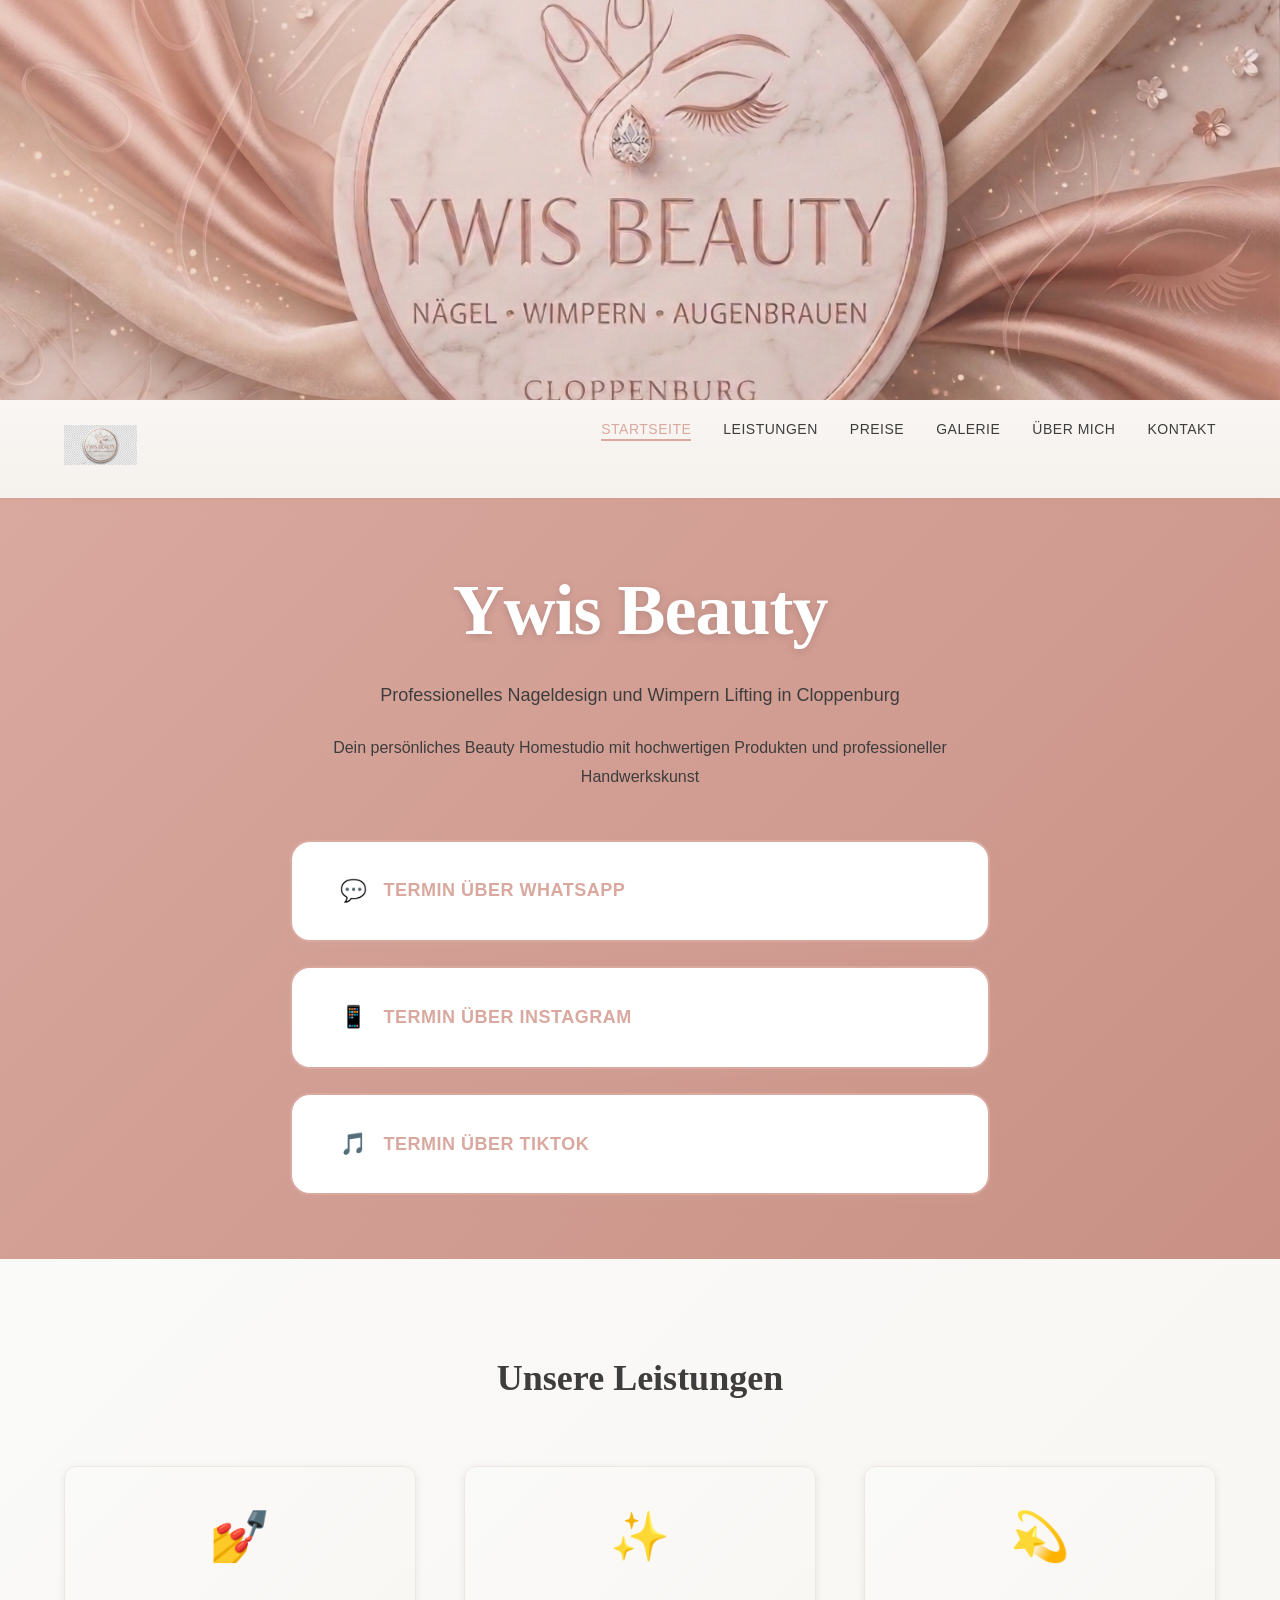
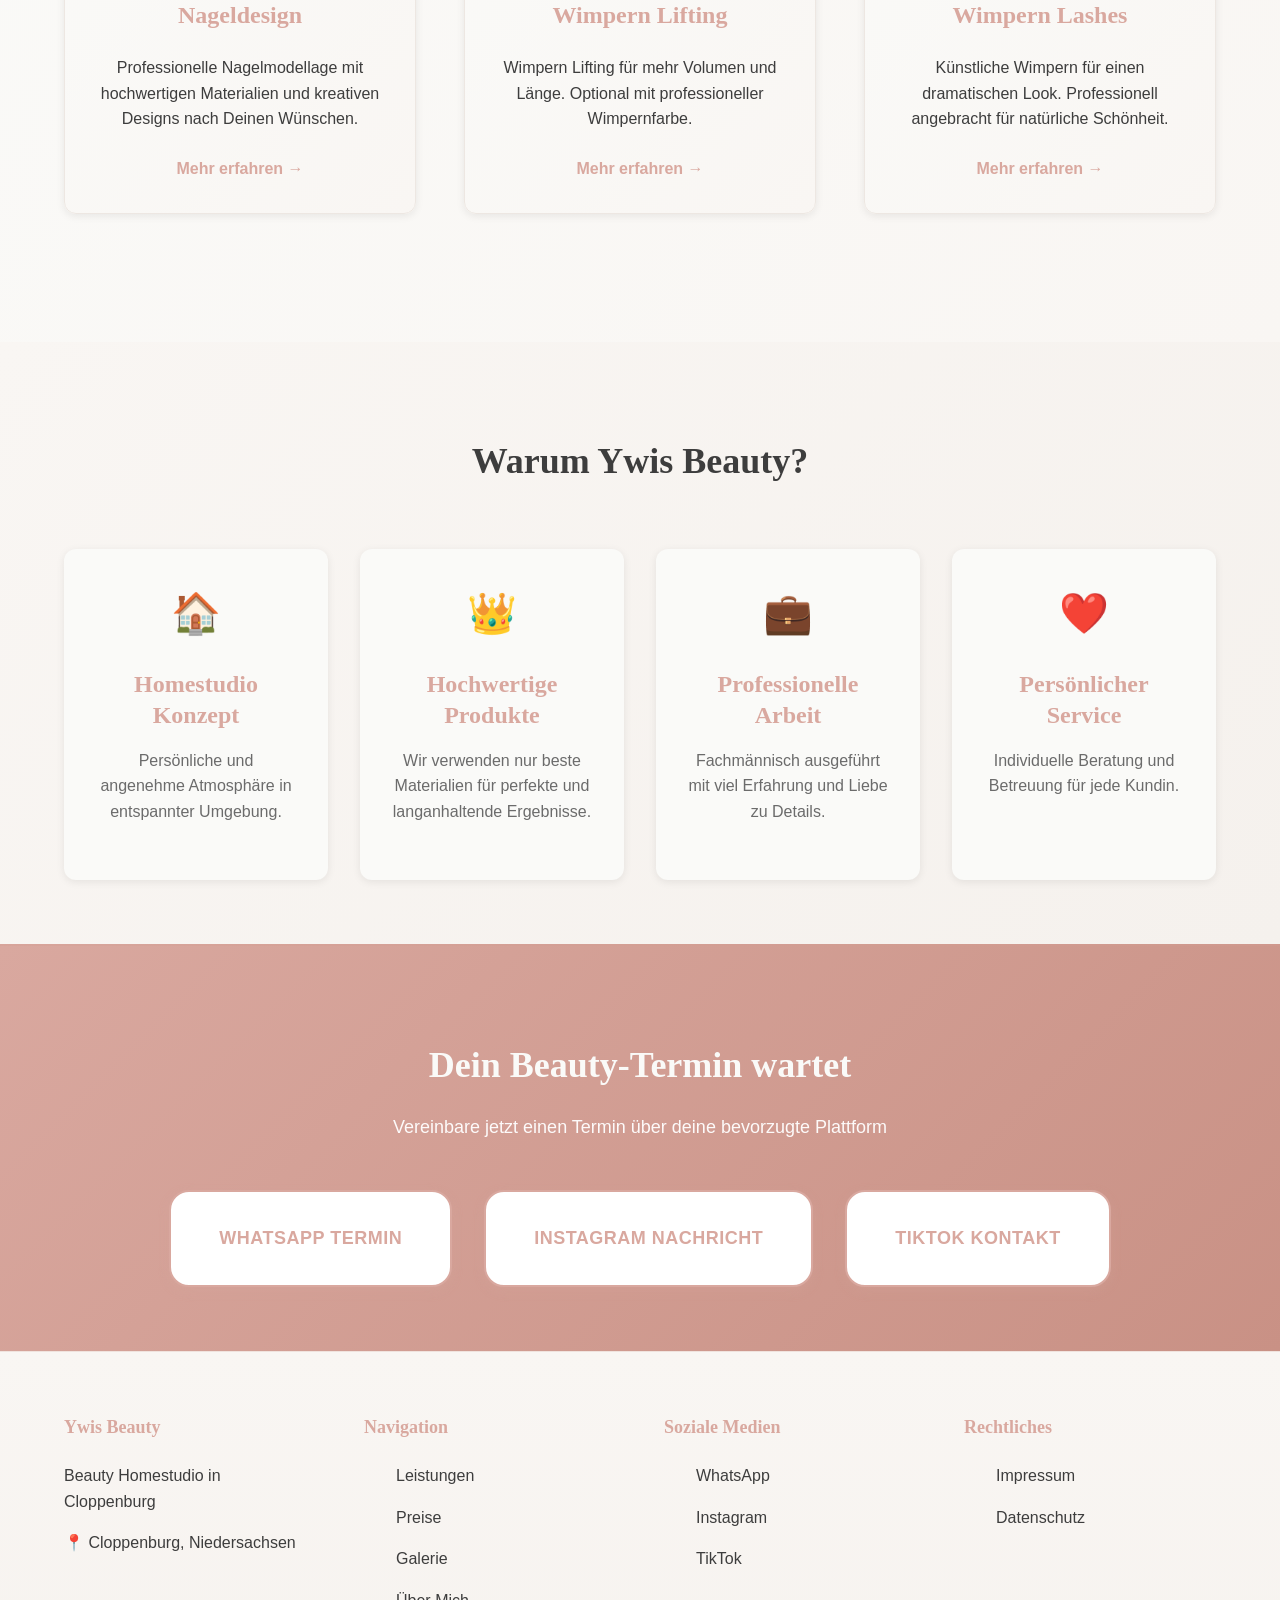
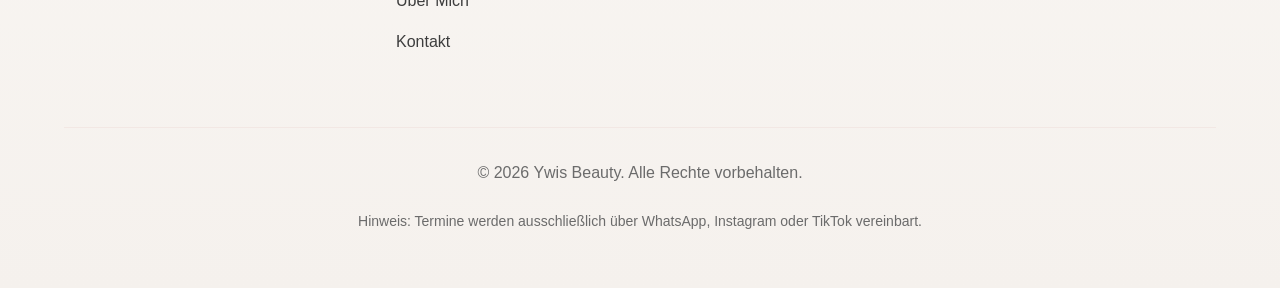
<file: index.html>
<!DOCTYPE html>
<html lang="de">
<head>
    <meta charset="UTF-8">
    <meta name="viewport" content="width=device-width, initial-scale=1.0">
    <meta name="description" content="Ywis Beauty - Professionelles Nageldesign und Wimpern Lifting in Cloppenburg. Hochwertiges Beauty Homestudio mit persönlichem Service.">
    <meta name="keywords" content="Nagelstudio Cloppenburg, Nageldesign Cloppenburg, Wimpern Lifting Cloppenburg, Beauty Studio Cloppenburg, Lash Lifting Cloppenburg">
    <meta name="author" content="Ywis Beauty">
    <meta name="robots" content="index, follow">
    <meta name="language" content="German">
    
    <!-- Open Graph Meta Tags für Social Media -->
    <meta property="og:title" content="Ywis Beauty - Nageldesign & Wimpern Lifting in Cloppenburg">
    <meta property="og:description" content="Professionelles Beauty Homestudio in Cloppenburg. Nageldesign, Wimpern Lifting und mehr. Jetzt Termin buchen!">
    <meta property="og:type" content="website">
    <meta property="og:url" content="https://www.ywisbeauty.de">
    <meta property="og:image" content="/images/og-image.jpg">
    <meta property="og:locale" content="de_DE">
    
    <!-- Twitter Card Meta Tags -->
    <meta name="twitter:card" content="summary_large_image">
    <meta name="twitter:title" content="Ywis Beauty - Nageldesign & Wimpern Lifting">
    <meta name="twitter:description" content="Beauty Homestudio in Cloppenburg">
    <meta name="twitter:image" content="/images/og-image.jpg">
    
    <!-- Google Site Verification (hinzufügen nach Google Search Console Verifizierung) -->
    <meta name="google-site-verification" content="PLACEHOLDER_GOOGLE_VERIFICATION">
    
    <!-- Favicon -->
    <link rel="icon" type="image/png" href="./images/favicon.png">
    <link rel="apple-touch-icon" href="./images/apple-touch-icon.png">
    
    <!-- CSS -->
    <link rel="stylesheet" href="./css/style.css">
    
    <title>Ywis Beauty - Nageldesign & Wimpern Lifting in Cloppenburg</title>
    
    <!-- Structured Data - LocalBusiness Schema.org -->
    <script type="application/ld+json">
    {
        "@context": "https://schema.org",
        "@type": "LocalBusiness",
        "name": "Ywis Beauty",
        "image": "https://www.ywisbeauty.de/images/logo.jpg",
        "description": "Professionelles Beauty Homestudio in Cloppenburg. Nageldesign und Wimpern Lifting von hochwertiger Qualität.",
        "address": {
            "@type": "PostalAddress",
            "streetAddress": "PLACEHOLDER_STRASSE",
            "addressLocality": "Cloppenburg",
            "addressRegion": "Niedersachsen",
            "postalCode": "49661",
            "addressCountry": "DE"
        },
        "telephone": "PLACEHOLDER_WHATSAPP",
        "url": "https://www.ywisbeauty.de",
        "priceRange": "€€",
        "serviceType": ["Nageldesign", "Wimpern Lifting", "Beauty Services"],
        "areaServed": {
            "@type": "City",
            "name": "Cloppenburg",
            "url": "https://de.wikipedia.org/wiki/Cloppenburg"
        },
        "sameAs": [
            "https://www.instagram.com/PLACEHOLDER_INSTAGRAM",
            "https://www.tiktok.com/@PLACEHOLDER_TIKTOK",
            "https://wa.me/PLACEHOLDER_WHATSAPP"
        ],
        "contactPoint": {
            "@type": "ContactPoint",
            "contactType": "Customer Service",
            "telephone": "PLACEHOLDER_WHATSAPP",
            "availableLanguage": ["de"]
        },
        "openingHoursSpecification": [
            {
                "@type": "OpeningHoursSpecification",
                "dayOfWeek": ["Monday", "Tuesday", "Wednesday", "Thursday", "Friday"],
                "opens": "10:00",
                "closes": "18:00"
            }
        ]
    }
    </script>
    
    <!-- Canonical URL -->
    <link rel="canonical" href="https://www.ywisbeauty.de">
</head>
<body>
    <!-- Hero Section mit Banner -->
    <section class="hero">
        <div class="hero-content">
            <img src="./images/banner.jpg" alt="Ywis Beauty - Nageldesign und Wimpern Lifting" class="hero-image">
            <div class="hero-overlay"></div>
        </div>
    </section>

    <!-- Navigation unter dem Banner -->
    <nav class="navbar">
        <div class="container">
            <div class="nav-brand">
                <a href="./index.html" class="logo-link">
                    <img src="./images/logo.png" alt="Ywis Beauty Logo" class="logo">
                </a>
            </div>
            <div class="nav-toggle" id="navToggle">
                <span></span>
                <span></span>
                <span></span>
            </div>
            <ul class="nav-menu" id="navMenu">
                <li><a href="./index.html" class="nav-link active">Startseite</a></li>
                <li><a href="./leistungen.html" class="nav-link">Leistungen</a></li>
                <li><a href="./preise.html" class="nav-link">Preise</a></li>
                <li><a href="./galerie.html" class="nav-link">Galerie</a></li>
                <li><a href="./about.html" class="nav-link">Über Mich</a></li>
                <li><a href="./kontakt.html" class="nav-link">Kontakt</a></li>
            </ul>
        </div>
    </nav>

    <!-- CTA Section nach Navigation -->
    <section class="cta-section">
        <div class="container">
            <div class="cta-content">
                <h1>Ywis Beauty</h1>
                <p class="hero-subtitle">Professionelles Nageldesign und Wimpern Lifting in Cloppenburg</p>
                <p class="hero-description">Dein persönliches Beauty Homestudio mit hochwertigen Produkten und professioneller Handwerkskunst</p>
                
                <!-- Call-to-Action Buttons -->
                <div class="cta-buttons">
                    <a href="https://wa.me/PLACEHOLDER_WHATSAPP?text=Hallo%2C%20ich%20m%C3%B6chte%20einen%20Termin%20vereinbaren" class="btn btn-primary" target="_blank" rel="noopener noreferrer">
                        <span class="btn-icon">💬</span> Termin über WhatsApp
                    </a>
                    <a href="https://instagram.com/PLACEHOLDER_INSTAGRAM" class="btn btn-secondary" target="_blank" rel="noopener noreferrer">
                        <span class="btn-icon">📱</span> Termin über Instagram
                    </a>
                    <a href="https://www.tiktok.com/@PLACEHOLDER_TIKTOK" class="btn btn-secondary" target="_blank" rel="noopener noreferrer">
                        <span class="btn-icon">🎵</span> Termin über TikTok
                    </a>
                </div>
            </div>
        </div>
    </section>

    <!-- Quick Services Section -->
    <section class="services-preview">
        <div class="container">
            <h2>Unsere Leistungen</h2>
            <div class="services-grid">
                <div class="service-card fade-in-up">
                    <div class="service-icon">💅</div>
                    <h3>Nageldesign</h3>
                    <p>Professionelle Nagelmodellage mit hochwertigen Materialien und kreativen Designs nach Deinen Wünschen.</p>
                    <a href="./leistungen.html#nageldesign" class="link-arrow">Mehr erfahren →</a>
                </div>
                <div class="service-card fade-in-up">
                    <div class="service-icon">✨</div>
                    <h3>Wimpern Lifting</h3>
                    <p>Wimpern Lifting für mehr Volumen und Länge. Optional mit professioneller Wimpernfarbe.</p>
                    <a href="./leistungen.html#wimpern" class="link-arrow">Mehr erfahren →</a>
                </div>
                <div class="service-card fade-in-up">
                    <div class="service-icon">💫</div>
                    <h3>Wimpern Lashes</h3>
                    <p>Künstliche Wimpern für einen dramatischen Look. Professionell angebracht für natürliche Schönheit.</p>
                    <a href="./leistungen.html#lashes" class="link-arrow">Mehr erfahren →</a>
                </div>
            </div>
        </div>
    </section>

    <!-- Trust Section -->
    <section class="trust-section">
        <div class="container">
            <h2>Warum Ywis Beauty?</h2>
            <div class="trust-grid">
                <div class="trust-card">
                    <div class="trust-icon">🏠</div>
                    <h3>Homestudio Konzept</h3>
                    <p>Persönliche und angenehme Atmosphäre in entspannter Umgebung.</p>
                </div>
                <div class="trust-card">
                    <div class="trust-icon">👑</div>
                    <h3>Hochwertige Produkte</h3>
                    <p>Wir verwenden nur beste Materialien für perfekte und langanhaltende Ergebnisse.</p>
                </div>
                <div class="trust-card">
                    <div class="trust-icon">💼</div>
                    <h3>Professionelle Arbeit</h3>
                    <p>Fachmännisch ausgeführt mit viel Erfahrung und Liebe zu Details.</p>
                </div>
                <div class="trust-card">
                    <div class="trust-icon">❤️</div>
                    <h3>Persönlicher Service</h3>
                    <p>Individuelle Beratung und Betreuung für jede Kundin.</p>
                </div>
            </div>
        </div>
    </section>

    <!-- CTA Section -->
    <section class="cta-section">
        <div class="container">
            <h2>Dein Beauty-Termin wartet</h2>
            <p>Vereinbare jetzt einen Termin über deine bevorzugte Plattform</p>
            <div class="cta-buttons cta-buttons-large">
                <a href="https://wa.me/PLACEHOLDER_WHATSAPP?text=Hallo%2C%20ich%20m%C3%B6chte%20einen%20Termin%20vereinbaren" class="btn btn-primary btn-lg" target="_blank" rel="noopener noreferrer">
                    WhatsApp Termin
                </a>
                <a href="https://instagram.com/PLACEHOLDER_INSTAGRAM" class="btn btn-secondary btn-lg" target="_blank" rel="noopener noreferrer">
                    Instagram Nachricht
                </a>
                <a href="https://www.tiktok.com/@PLACEHOLDER_TIKTOK" class="btn btn-secondary btn-lg" target="_blank" rel="noopener noreferrer">
                    TikTok Kontakt
                </a>
            </div>
        </div>
    </section>

    <!-- Footer -->
    <footer class="footer">
        <div class="container">
            <div class="footer-content">
                <div class="footer-section">
                    <h4>Ywis Beauty</h4>
                    <p>Beauty Homestudio in Cloppenburg</p>
                    <p class="location">📍 Cloppenburg, Niedersachsen</p>
                </div>
                <div class="footer-section">
                    <h4>Navigation</h4>
                    <ul class="footer-links">
                        <li><a href="./leistungen.html">Leistungen</a></li>
                        <li><a href="./preise.html">Preise</a></li>
                        <li><a href="./galerie.html">Galerie</a></li>
                        <li><a href="./about.html">Über Mich</a></li>
                        <li><a href="./kontakt.html">Kontakt</a></li>
                    </ul>
                </div>
                <div class="footer-section">
                    <h4>Soziale Medien</h4>
                    <ul class="social-links">
                        <li><a href="https://wa.me/PLACEHOLDER_WHATSAPP" target="_blank" rel="noopener noreferrer">WhatsApp</a></li>
                        <li><a href="https://instagram.com/PLACEHOLDER_INSTAGRAM" target="_blank" rel="noopener noreferrer">Instagram</a></li>
                        <li><a href="https://www.tiktok.com/@PLACEHOLDER_TIKTOK" target="_blank" rel="noopener noreferrer">TikTok</a></li>
                    </ul>
                </div>
                <div class="footer-section">
                    <h4>Rechtliches</h4>
                    <ul class="footer-links">
                        <li><a href="./impressum.html">Impressum</a></li>
                        <li><a href="./datenschutz.html">Datenschutz</a></li>
                    </ul>
                </div>
            </div>
            <div class="footer-bottom">
                <p>&copy; 2026 Ywis Beauty. Alle Rechte vorbehalten.</p>
                <p class="footer-note">Hinweis: Termine werden ausschließlich über WhatsApp, Instagram oder TikTok vereinbart.</p>
            </div>
        </div>
    </footer>

    <!-- JavaScript -->
    <script src="./js/script.js"></script>
</body>
</html>
</file>
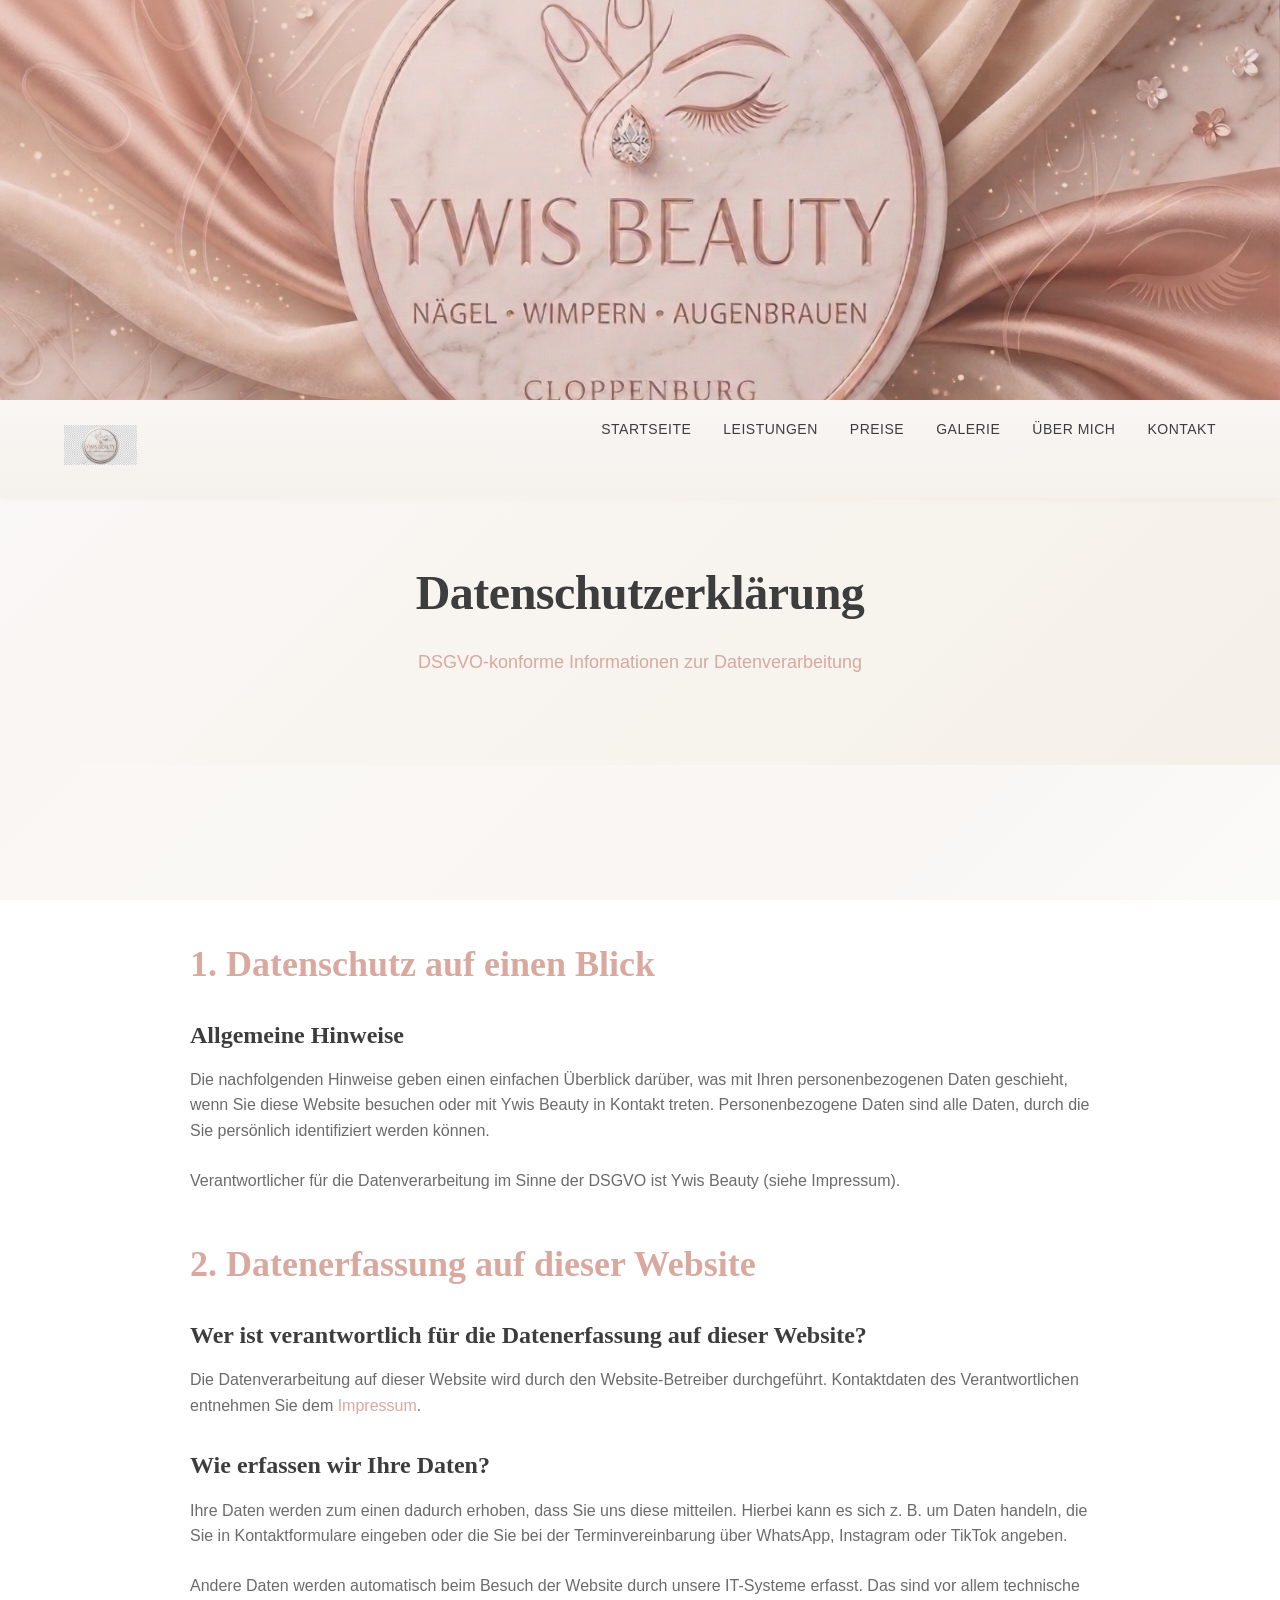
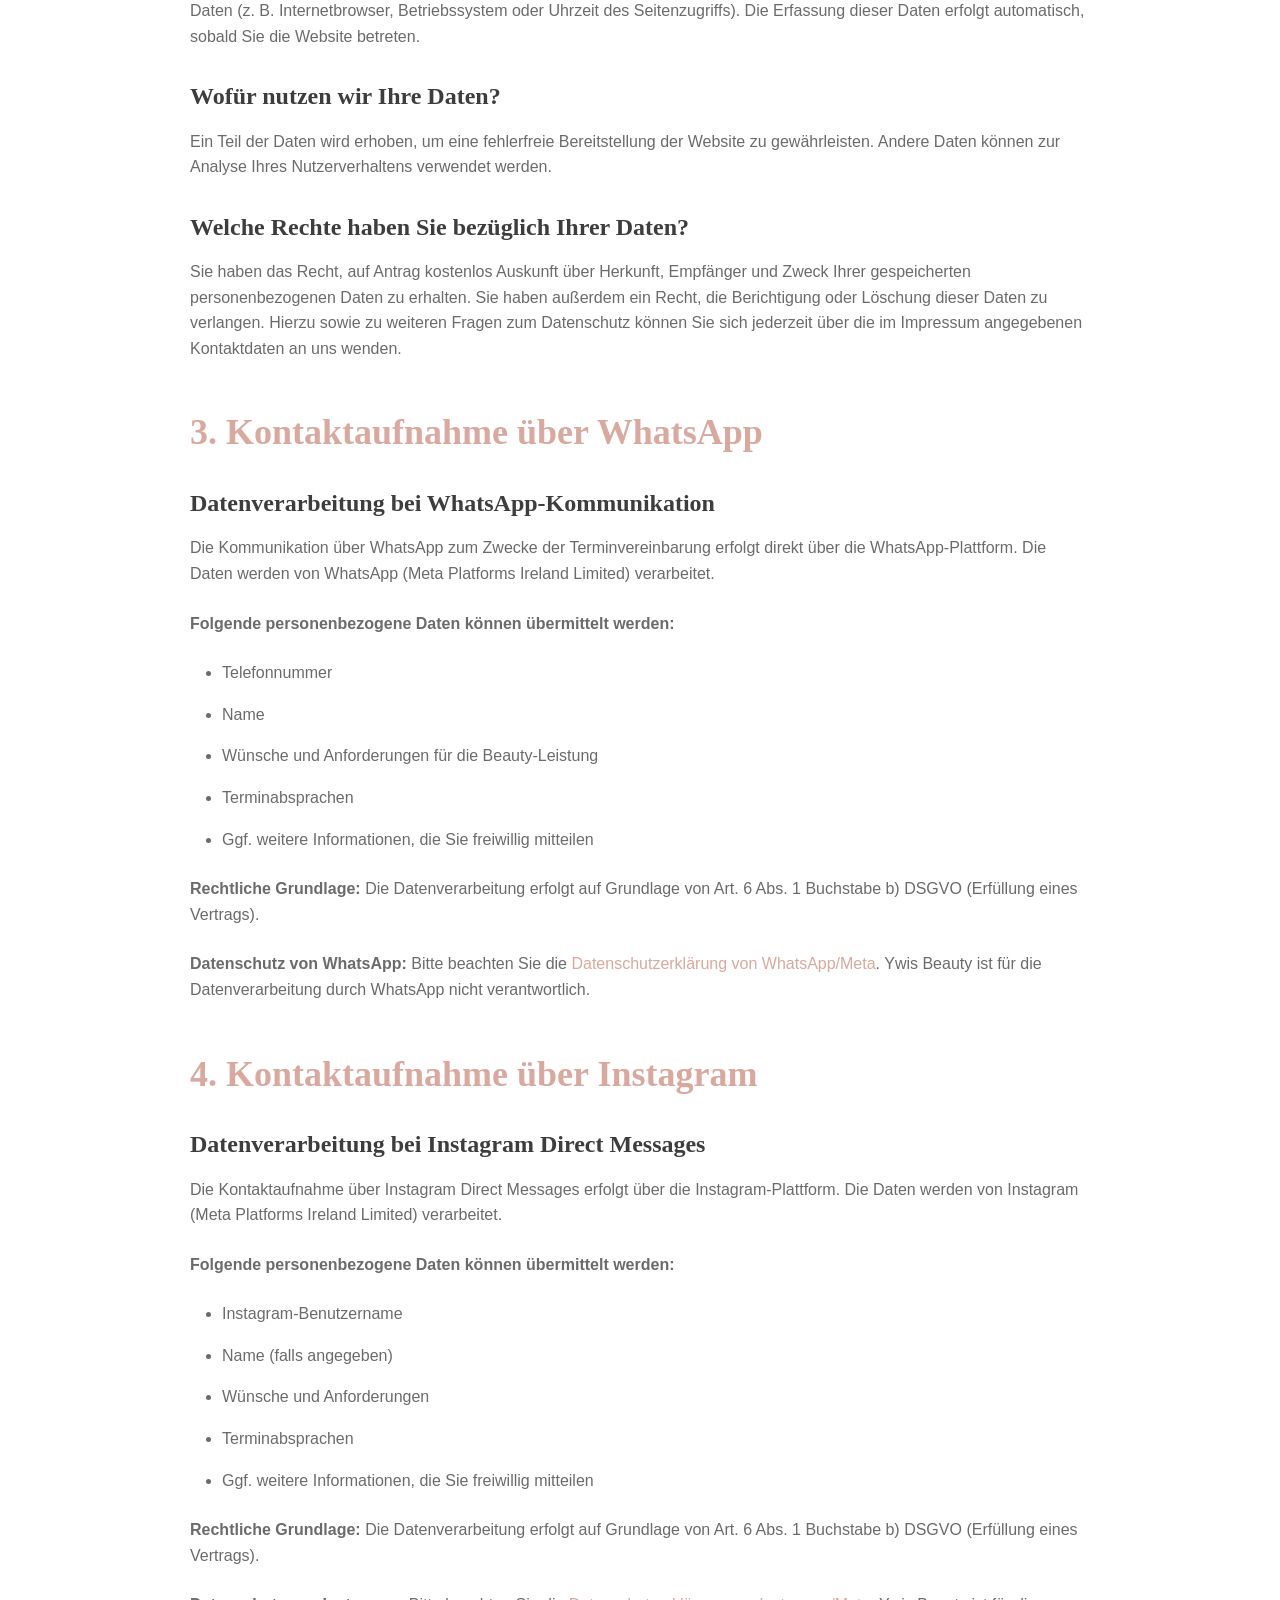
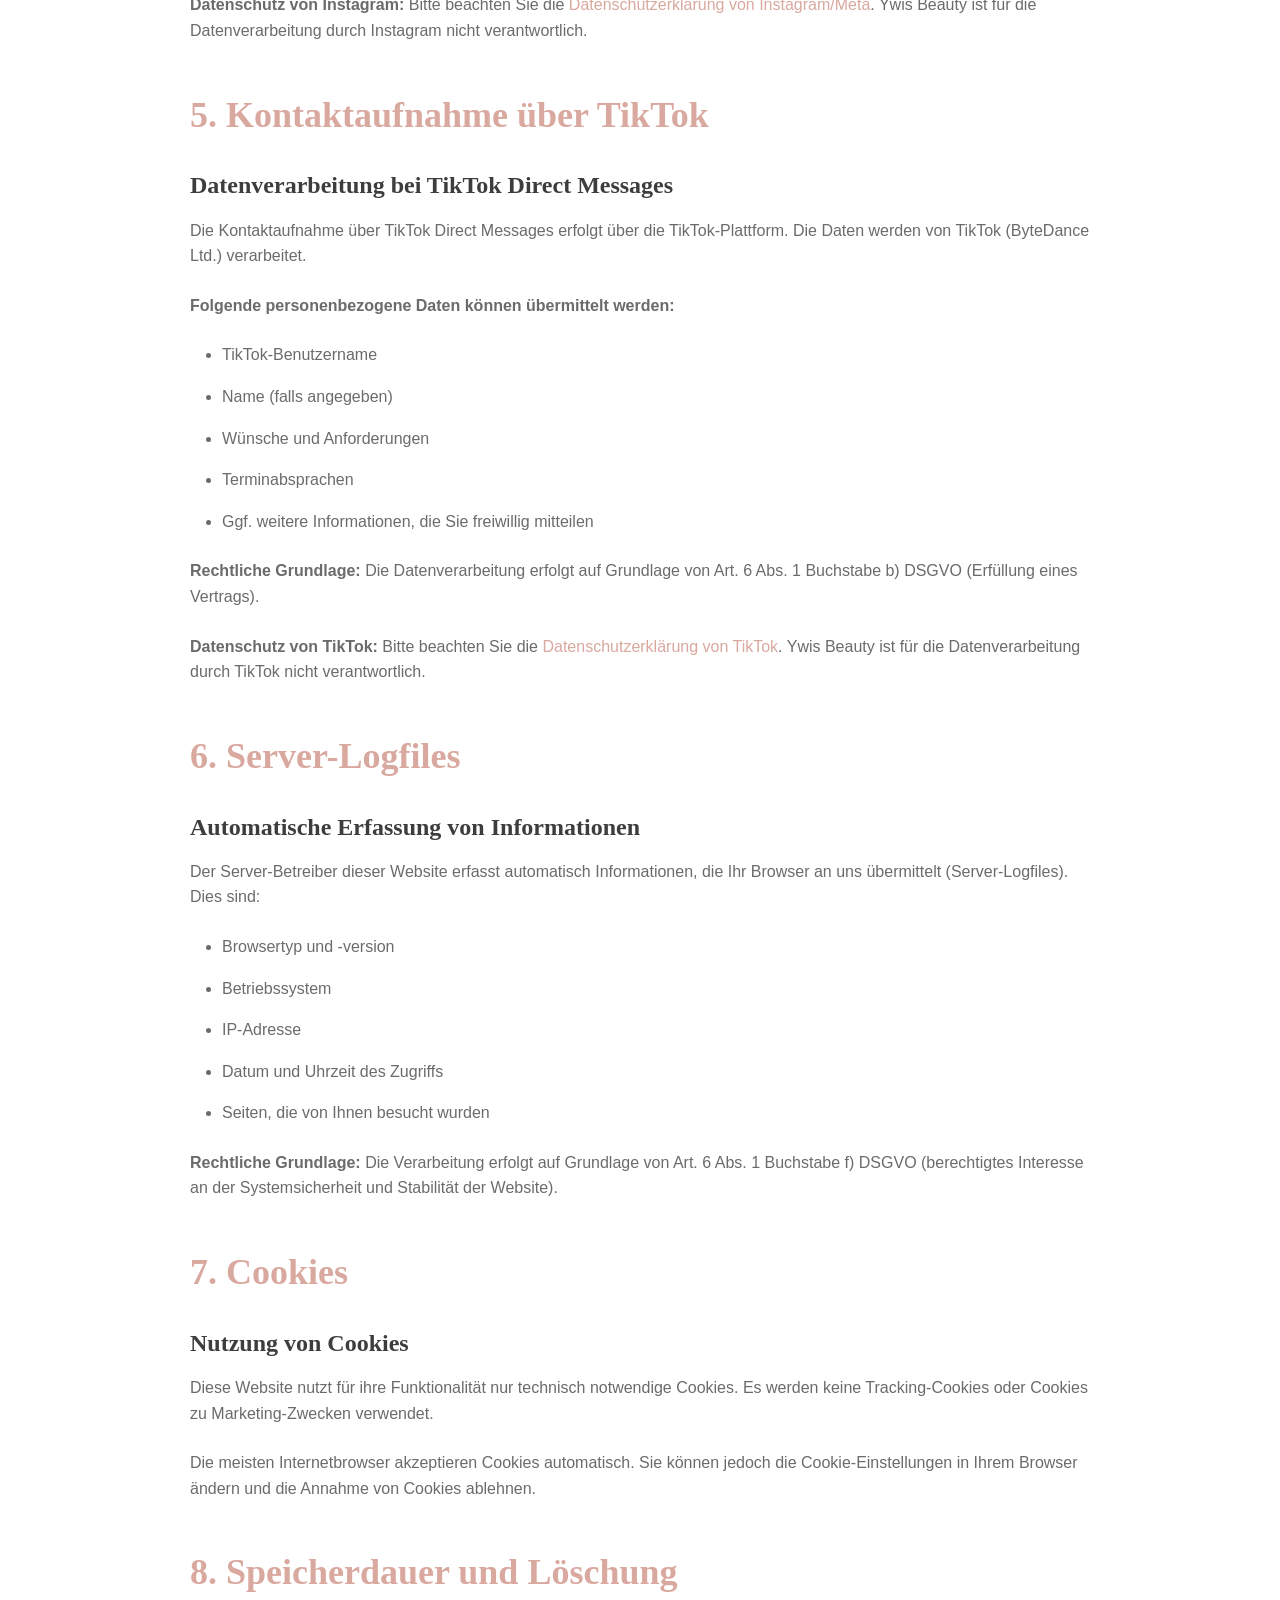
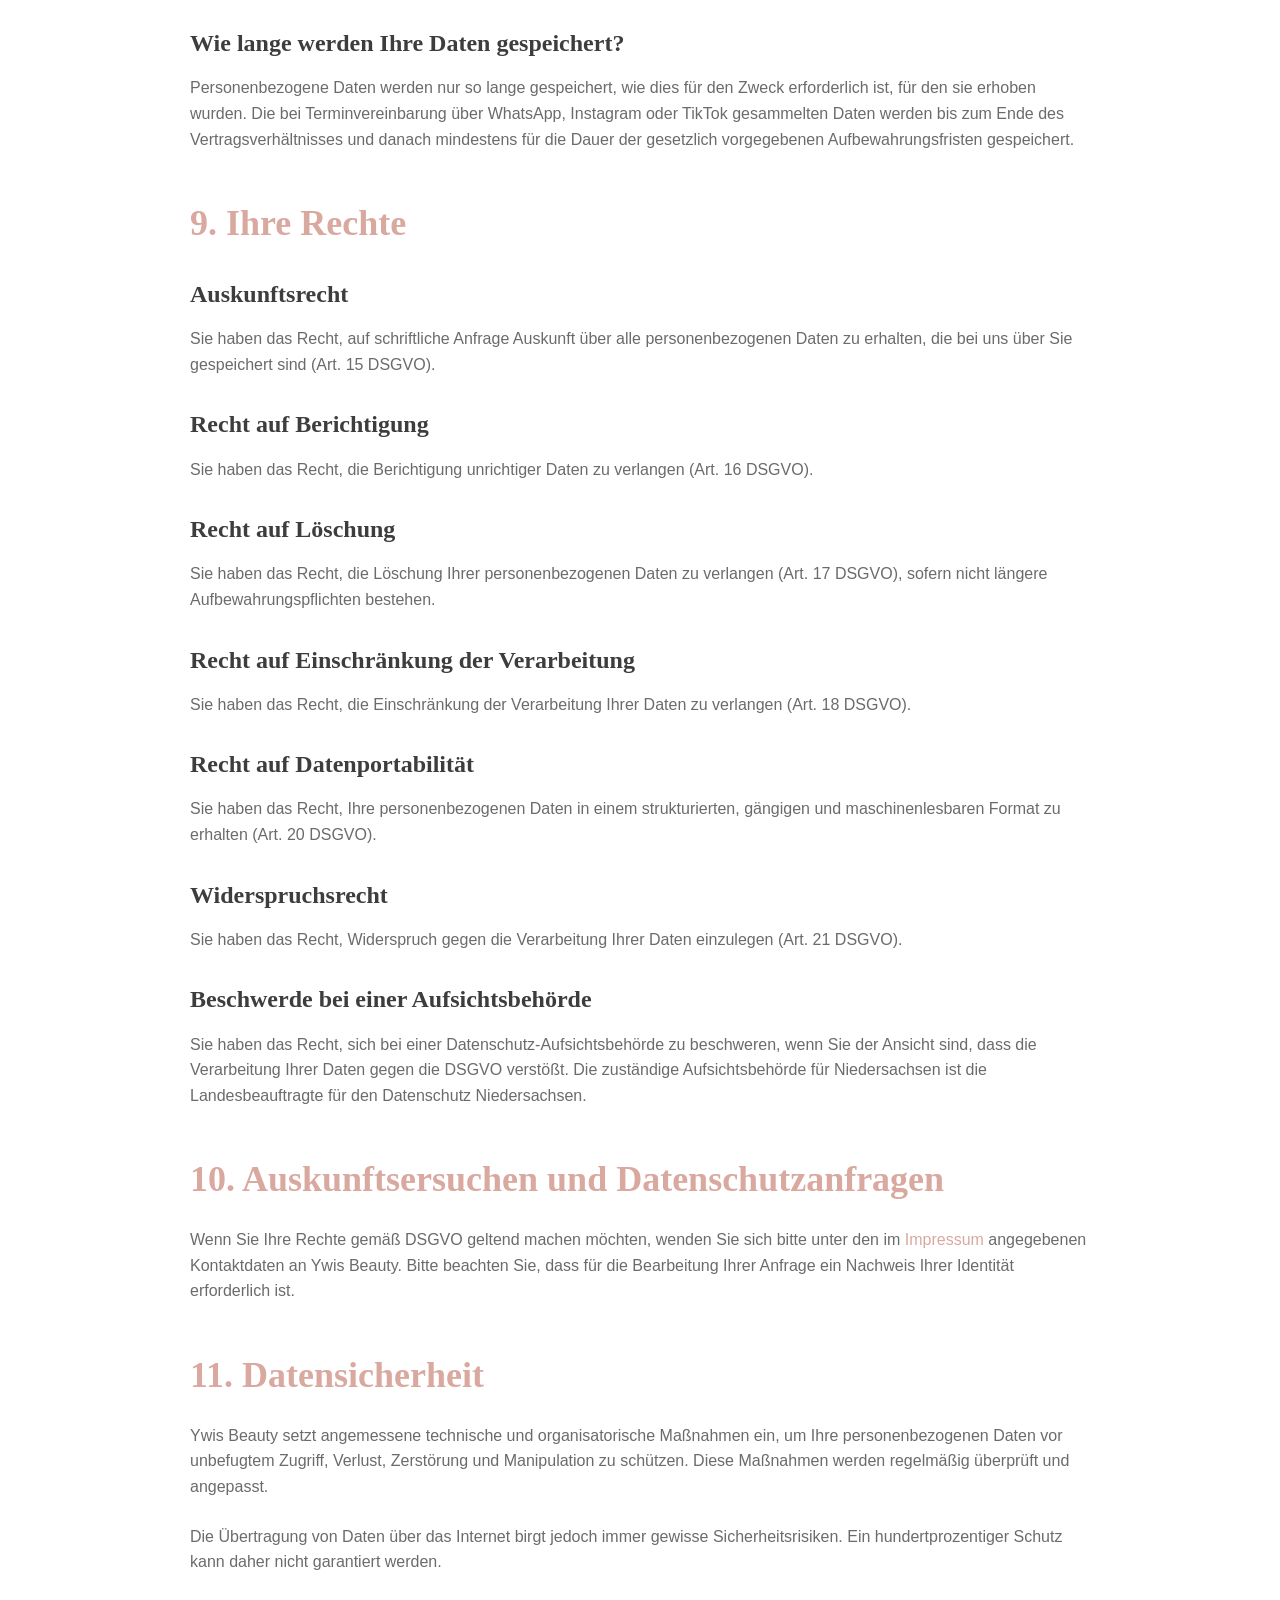
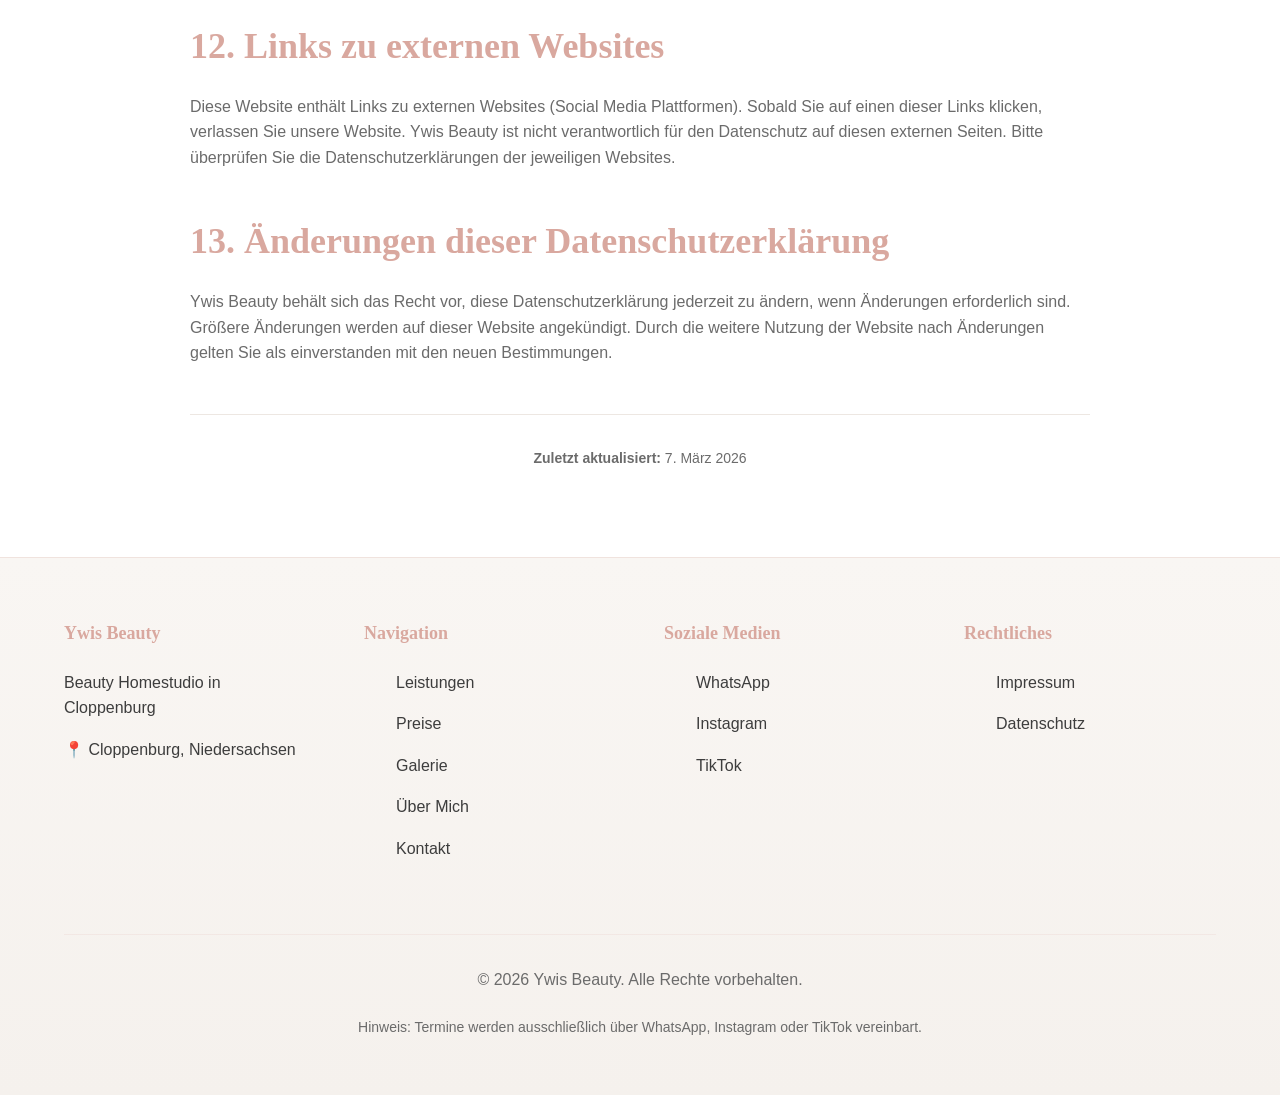
<file: datenschutz.html>
<!DOCTYPE html>
<html lang="de">
<head>
    <meta charset="UTF-8">
    <meta name="viewport" content="width=device-width, initial-scale=1.0">
    <meta name="description" content="Datenschutz - Ywis Beauty Cloppenburg. DSGVO-konforme Datenschutzerklärung.">
    <meta name="robots" content="index, follow">
    
    <!-- Canonical URL -->
    <link rel="canonical" href="https://www.ywisbeauty.de/datenschutz.html">
    
    <!-- CSS -->
    <link rel="stylesheet" href="./css/style.css">
    
    <title>Datenschutz - Ywis Beauty</title>
</head>
<body>
    <!-- Hero Section mit Banner -->
    <section class="hero">
        <div class="hero-content">
            <img src="./images/banner.jpg" alt="Ywis Beauty - Nageldesign und Wimpern Lifting" class="hero-image">
            <div class="hero-overlay"></div>
        </div>
    </section>

    <!-- Navigation unter dem Banner -->
    <nav class="navbar">
        <div class="container">
            <div class="nav-brand">
                <a href="./index.html" class="logo-link">
                    <img src="./images/logo.png" alt="Ywis Beauty Logo" class="logo">
                </a>
            </div>
            <div class="nav-toggle" id="navToggle">
                <span></span>
                <span></span>
                <span></span>
            </div>
            <ul class="nav-menu" id="navMenu">
                <li><a href="./index.html" class="nav-link">Startseite</a></li>
                <li><a href="./leistungen.html" class="nav-link">Leistungen</a></li>
                <li><a href="./preise.html" class="nav-link">Preise</a></li>
                <li><a href="./galerie.html" class="nav-link">Galerie</a></li>
                <li><a href="./about.html" class="nav-link">Über Mich</a></li>
                <li><a href="./kontakt.html" class="nav-link">Kontakt</a></li>
            </ul>
        </div>
    </nav>

    <!-- Page Header -->
    <section class="page-header">
        <div class="container">
            <h1>Datenschutzerklärung</h1>
            <p>DSGVO-konforme Informationen zur Datenverarbeitung</p>
        </div>
    </section>

    <!-- Datenschutz Content -->
    <main class="legal-section">
        <div class="container">
            <article class="legal-content">
                <h2>1. Datenschutz auf einen Blick</h2>

                <h3>Allgemeine Hinweise</h3>
                <p>
                    Die nachfolgenden Hinweise geben einen einfachen Überblick darüber, was mit Ihren personenbezogenen Daten geschieht, wenn Sie diese Website besuchen oder mit Ywis Beauty in Kontakt treten. Personenbezogene Daten sind alle Daten, durch die Sie persönlich identifiziert werden können.
                </p>

                <p>
                    Verantwortlicher für die Datenverarbeitung im Sinne der DSGVO ist Ywis Beauty (siehe Impressum).
                </p>

                <h2>2. Datenerfassung auf dieser Website</h2>

                <h3>Wer ist verantwortlich für die Datenerfassung auf dieser Website?</h3>
                <p>
                    Die Datenverarbeitung auf dieser Website wird durch den Website-Betreiber durchgeführt. Kontaktdaten des Verantwortlichen entnehmen Sie dem <a href="./impressum.html">Impressum</a>.
                </p>

                <h3>Wie erfassen wir Ihre Daten?</h3>
                <p>
                    Ihre Daten werden zum einen dadurch erhoben, dass Sie uns diese mitteilen. Hierbei kann es sich z. B. um Daten handeln, die Sie in Kontaktformulare eingeben oder die Sie bei der Terminvereinbarung über WhatsApp, Instagram oder TikTok angeben.
                </p>

                <p>
                    Andere Daten werden automatisch beim Besuch der Website durch unsere IT-Systeme erfasst. Das sind vor allem technische Daten (z. B. Internetbrowser, Betriebssystem oder Uhrzeit des Seitenzugriffs). Die Erfassung dieser Daten erfolgt automatisch, sobald Sie die Website betreten.
                </p>

                <h3>Wofür nutzen wir Ihre Daten?</h3>
                <p>
                    Ein Teil der Daten wird erhoben, um eine fehlerfreie Bereitstellung der Website zu gewährleisten. Andere Daten können zur Analyse Ihres Nutzerverhaltens verwendet werden.
                </p>

                <h3>Welche Rechte haben Sie bezüglich Ihrer Daten?</h3>
                <p>
                    Sie haben das Recht, auf Antrag kostenlos Auskunft über Herkunft, Empfänger und Zweck Ihrer gespeicherten personenbezogenen Daten zu erhalten. Sie haben außerdem ein Recht, die Berichtigung oder Löschung dieser Daten zu verlangen. Hierzu sowie zu weiteren Fragen zum Datenschutz können Sie sich jederzeit über die im Impressum angegebenen Kontaktdaten an uns wenden.
                </p>

                <h2>3. Kontaktaufnahme über WhatsApp</h2>

                <h3>Datenverarbeitung bei WhatsApp-Kommunikation</h3>
                <p>
                    Die Kommunikation über WhatsApp zum Zwecke der Terminvereinbarung erfolgt direkt über die WhatsApp-Plattform. Die Daten werden von WhatsApp (Meta Platforms Ireland Limited) verarbeitet.
                </p>

                <p>
                    <strong>Folgende personenbezogene Daten können übermittelt werden:</strong>
                </p>
                <ul>
                    <li>Telefonnummer</li>
                    <li>Name</li>
                    <li>Wünsche und Anforderungen für die Beauty-Leistung</li>
                    <li>Terminabsprachen</li>
                    <li>Ggf. weitere Informationen, die Sie freiwillig mitteilen</li>
                </ul>

                <p>
                    <strong>Rechtliche Grundlage:</strong> Die Datenverarbeitung erfolgt auf Grundlage von Art. 6 Abs. 1 Buchstabe b) DSGVO (Erfüllung eines Vertrags).
                </p>

                <p>
                    <strong>Datenschutz von WhatsApp:</strong> Bitte beachten Sie die <a href="https://www.whatsapp.com/legal/" target="_blank" rel="noopener noreferrer">Datenschutzerklärung von WhatsApp/Meta</a>. Ywis Beauty ist für die Datenverarbeitung durch WhatsApp nicht verantwortlich.
                </p>

                <h2>4. Kontaktaufnahme über Instagram</h2>

                <h3>Datenverarbeitung bei Instagram Direct Messages</h3>
                <p>
                    Die Kontaktaufnahme über Instagram Direct Messages erfolgt über die Instagram-Plattform. Die Daten werden von Instagram (Meta Platforms Ireland Limited) verarbeitet.
                </p>

                <p>
                    <strong>Folgende personenbezogene Daten können übermittelt werden:</strong>
                </p>
                <ul>
                    <li>Instagram-Benutzername</li>
                    <li>Name (falls angegeben)</li>
                    <li>Wünsche und Anforderungen</li>
                    <li>Terminabsprachen</li>
                    <li>Ggf. weitere Informationen, die Sie freiwillig mitteilen</li>
                </ul>

                <p>
                    <strong>Rechtliche Grundlage:</strong> Die Datenverarbeitung erfolgt auf Grundlage von Art. 6 Abs. 1 Buchstabe b) DSGVO (Erfüllung eines Vertrags).
                </p>

                <p>
                    <strong>Datenschutz von Instagram:</strong> Bitte beachten Sie die <a href="https://www.instagram.com/about/legal/privacy/" target="_blank" rel="noopener noreferrer">Datenschutzerklärung von Instagram/Meta</a>. Ywis Beauty ist für die Datenverarbeitung durch Instagram nicht verantwortlich.
                </p>

                <h2>5. Kontaktaufnahme über TikTok</h2>

                <h3>Datenverarbeitung bei TikTok Direct Messages</h3>
                <p>
                    Die Kontaktaufnahme über TikTok Direct Messages erfolgt über die TikTok-Plattform. Die Daten werden von TikTok (ByteDance Ltd.) verarbeitet.
                </p>

                <p>
                    <strong>Folgende personenbezogene Daten können übermittelt werden:</strong>
                </p>
                <ul>
                    <li>TikTok-Benutzername</li>
                    <li>Name (falls angegeben)</li>
                    <li>Wünsche und Anforderungen</li>
                    <li>Terminabsprachen</li>
                    <li>Ggf. weitere Informationen, die Sie freiwillig mitteilen</li>
                </ul>

                <p>
                    <strong>Rechtliche Grundlage:</strong> Die Datenverarbeitung erfolgt auf Grundlage von Art. 6 Abs. 1 Buchstabe b) DSGVO (Erfüllung eines Vertrags).
                </p>

                <p>
                    <strong>Datenschutz von TikTok:</strong> Bitte beachten Sie die <a href="https://www.tiktok.com/legal/privacy-policy" target="_blank" rel="noopener noreferrer">Datenschutzerklärung von TikTok</a>. Ywis Beauty ist für die Datenverarbeitung durch TikTok nicht verantwortlich.
                </p>

                <h2>6. Server-Logfiles</h2>

                <h3>Automatische Erfassung von Informationen</h3>
                <p>
                    Der Server-Betreiber dieser Website erfasst automatisch Informationen, die Ihr Browser an uns übermittelt (Server-Logfiles). Dies sind:
                </p>
                <ul>
                    <li>Browsertyp und -version</li>
                    <li>Betriebssystem</li>
                    <li>IP-Adresse</li>
                    <li>Datum und Uhrzeit des Zugriffs</li>
                    <li>Seiten, die von Ihnen besucht wurden</li>
                </ul>

                <p>
                    <strong>Rechtliche Grundlage:</strong> Die Verarbeitung erfolgt auf Grundlage von Art. 6 Abs. 1 Buchstabe f) DSGVO (berechtigtes Interesse an der Systemsicherheit und Stabilität der Website).
                </p>

                <h2>7. Cookies</h2>

                <h3>Nutzung von Cookies</h3>
                <p>
                    Diese Website nutzt für ihre Funktionalität nur technisch notwendige Cookies. Es werden keine Tracking-Cookies oder Cookies zu Marketing-Zwecken verwendet.
                </p>

                <p>
                    Die meisten Internetbrowser akzeptieren Cookies automatisch. Sie können jedoch die Cookie-Einstellungen in Ihrem Browser ändern und die Annahme von Cookies ablehnen.
                </p>

                <h2>8. Speicherdauer und Löschung</h2>

                <h3>Wie lange werden Ihre Daten gespeichert?</h3>
                <p>
                    Personenbezogene Daten werden nur so lange gespeichert, wie dies für den Zweck erforderlich ist, für den sie erhoben wurden. Die bei Terminvereinbarung über WhatsApp, Instagram oder TikTok gesammelten Daten werden bis zum Ende des Vertragsverhältnisses und danach mindestens für die Dauer der gesetzlich vorgegebenen Aufbewahrungsfristen gespeichert.
                </p>

                <h2>9. Ihre Rechte</h2>

                <h3>Auskunftsrecht</h3>
                <p>
                    Sie haben das Recht, auf schriftliche Anfrage Auskunft über alle personenbezogenen Daten zu erhalten, die bei uns über Sie gespeichert sind (Art. 15 DSGVO).
                </p>

                <h3>Recht auf Berichtigung</h3>
                <p>
                    Sie haben das Recht, die Berichtigung unrichtiger Daten zu verlangen (Art. 16 DSGVO).
                </p>

                <h3>Recht auf Löschung</h3>
                <p>
                    Sie haben das Recht, die Löschung Ihrer personenbezogenen Daten zu verlangen (Art. 17 DSGVO), sofern nicht längere Aufbewahrungspflichten bestehen.
                </p>

                <h3>Recht auf Einschränkung der Verarbeitung</h3>
                <p>
                    Sie haben das Recht, die Einschränkung der Verarbeitung Ihrer Daten zu verlangen (Art. 18 DSGVO).
                </p>

                <h3>Recht auf Datenportabilität</h3>
                <p>
                    Sie haben das Recht, Ihre personenbezogenen Daten in einem strukturierten, gängigen und maschinenlesbaren Format zu erhalten (Art. 20 DSGVO).
                </p>

                <h3>Widerspruchsrecht</h3>
                <p>
                    Sie haben das Recht, Widerspruch gegen die Verarbeitung Ihrer Daten einzulegen (Art. 21 DSGVO).
                </p>

                <h3>Beschwerde bei einer Aufsichtsbehörde</h3>
                <p>
                    Sie haben das Recht, sich bei einer Datenschutz-Aufsichtsbehörde zu beschweren, wenn Sie der Ansicht sind, dass die Verarbeitung Ihrer Daten gegen die DSGVO verstößt. Die zuständige Aufsichtsbehörde für Niedersachsen ist die Landesbeauftragte für den Datenschutz Niedersachsen.
                </p>

                <h2>10. Auskunftsersuchen und Datenschutzanfragen</h2>

                <p>
                    Wenn Sie Ihre Rechte gemäß DSGVO geltend machen möchten, wenden Sie sich bitte unter den im <a href="./impressum.html">Impressum</a> angegebenen Kontaktdaten an Ywis Beauty. Bitte beachten Sie, dass für die Bearbeitung Ihrer Anfrage ein Nachweis Ihrer Identität erforderlich ist.
                </p>

                <h2>11. Datensicherheit</h2>

                <p>
                    Ywis Beauty setzt angemessene technische und organisatorische Maßnahmen ein, um Ihre personenbezogenen Daten vor unbefugtem Zugriff, Verlust, Zerstörung und Manipulation zu schützen. Diese Maßnahmen werden regelmäßig überprüft und angepasst.
                </p>

                <p>
                    Die Übertragung von Daten über das Internet birgt jedoch immer gewisse Sicherheitsrisiken. Ein hundertprozentiger Schutz kann daher nicht garantiert werden.
                </p>

                <h2>12. Links zu externen Websites</h2>

                <p>
                    Diese Website enthält Links zu externen Websites (Social Media Plattformen). Sobald Sie auf einen dieser Links klicken, verlassen Sie unsere Website. Ywis Beauty ist nicht verantwortlich für den Datenschutz auf diesen externen Seiten. Bitte überprüfen Sie die Datenschutzerklärungen der jeweiligen Websites.
                </p>

                <h2>13. Änderungen dieser Datenschutzerklärung</h2>

                <p>
                    Ywis Beauty behält sich das Recht vor, diese Datenschutzerklärung jederzeit zu ändern, wenn Änderungen erforderlich sind. Größere Änderungen werden auf dieser Website angekündigt. Durch die weitere Nutzung der Website nach Änderungen gelten Sie als einverstanden mit den neuen Bestimmungen.
                </p>

                <p class="last-updated">
                    <strong>Zuletzt aktualisiert:</strong> 7. März 2026
                </p>
            </article>
        </div>
    </main>

    <!-- Footer -->
    <footer class="footer">
        <div class="container">
            <div class="footer-content">
                <div class="footer-section">
                    <h4>Ywis Beauty</h4>
                    <p>Beauty Homestudio in Cloppenburg</p>
                    <p class="location">📍 Cloppenburg, Niedersachsen</p>
                </div>
                <div class="footer-section">
                    <h4>Navigation</h4>
                    <ul class="footer-links">
                        <li><a href="./leistungen.html">Leistungen</a></li>
                        <li><a href="./preise.html">Preise</a></li>
                        <li><a href="./galerie.html">Galerie</a></li>
                        <li><a href="./about.html">Über Mich</a></li>
                        <li><a href="./kontakt.html">Kontakt</a></li>
                    </ul>
                </div>
                <div class="footer-section">
                    <h4>Soziale Medien</h4>
                    <ul class="social-links">
                        <li><a href="https://wa.me/PLACEHOLDER_WHATSAPP" target="_blank" rel="noopener noreferrer">WhatsApp</a></li>
                        <li><a href="https://instagram.com/PLACEHOLDER_INSTAGRAM" target="_blank" rel="noopener noreferrer">Instagram</a></li>
                        <li><a href="https://www.tiktok.com/@PLACEHOLDER_TIKTOK" target="_blank" rel="noopener noreferrer">TikTok</a></li>
                    </ul>
                </div>
                <div class="footer-section">
                    <h4>Rechtliches</h4>
                    <ul class="footer-links">
                        <li><a href="./impressum.html">Impressum</a></li>
                        <li><a href="./datenschutz.html">Datenschutz</a></li>
                    </ul>
                </div>
            </div>
            <div class="footer-bottom">
                <p>&copy; 2026 Ywis Beauty. Alle Rechte vorbehalten.</p>
                <p class="footer-note">Hinweis: Termine werden ausschließlich über WhatsApp, Instagram oder TikTok vereinbart.</p>
            </div>
        </div>
    </footer>

    <!-- JavaScript -->
    <script src="./js/script.js"></script>
</body>
</html>
</file>
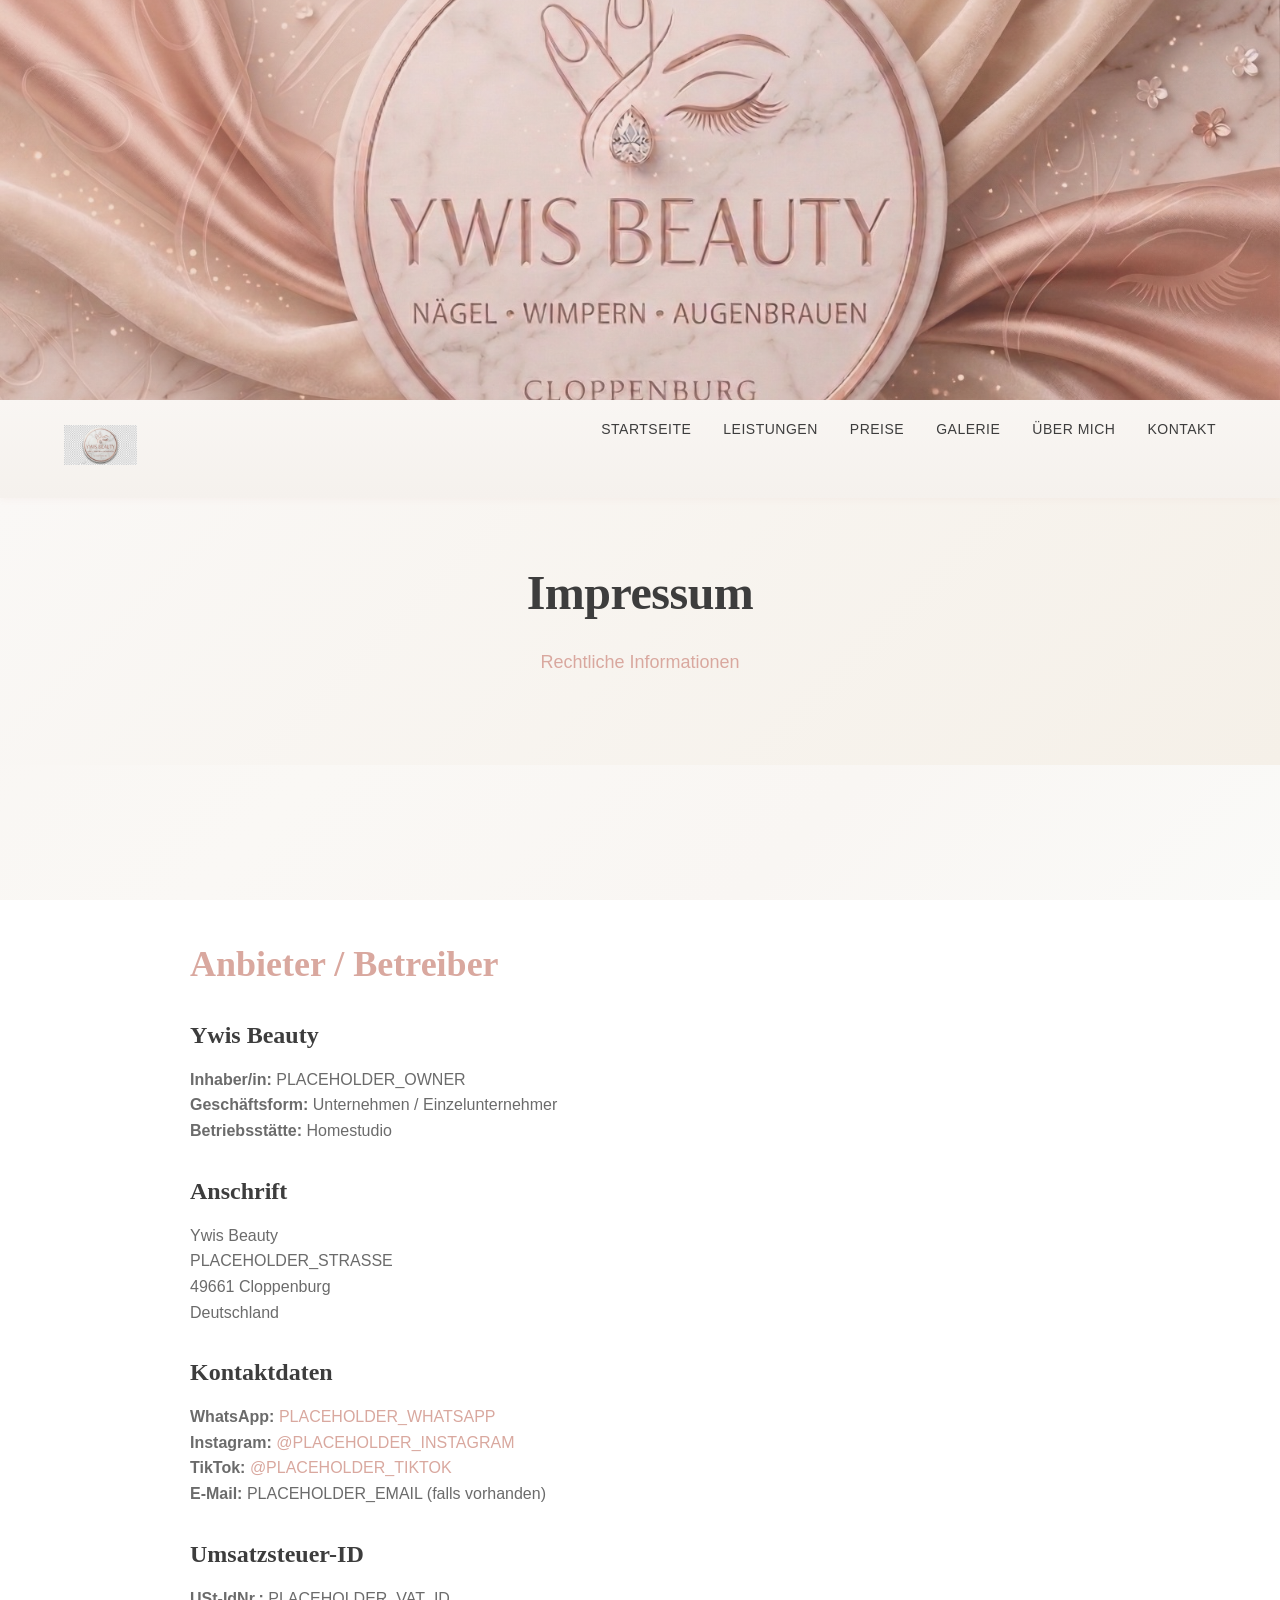
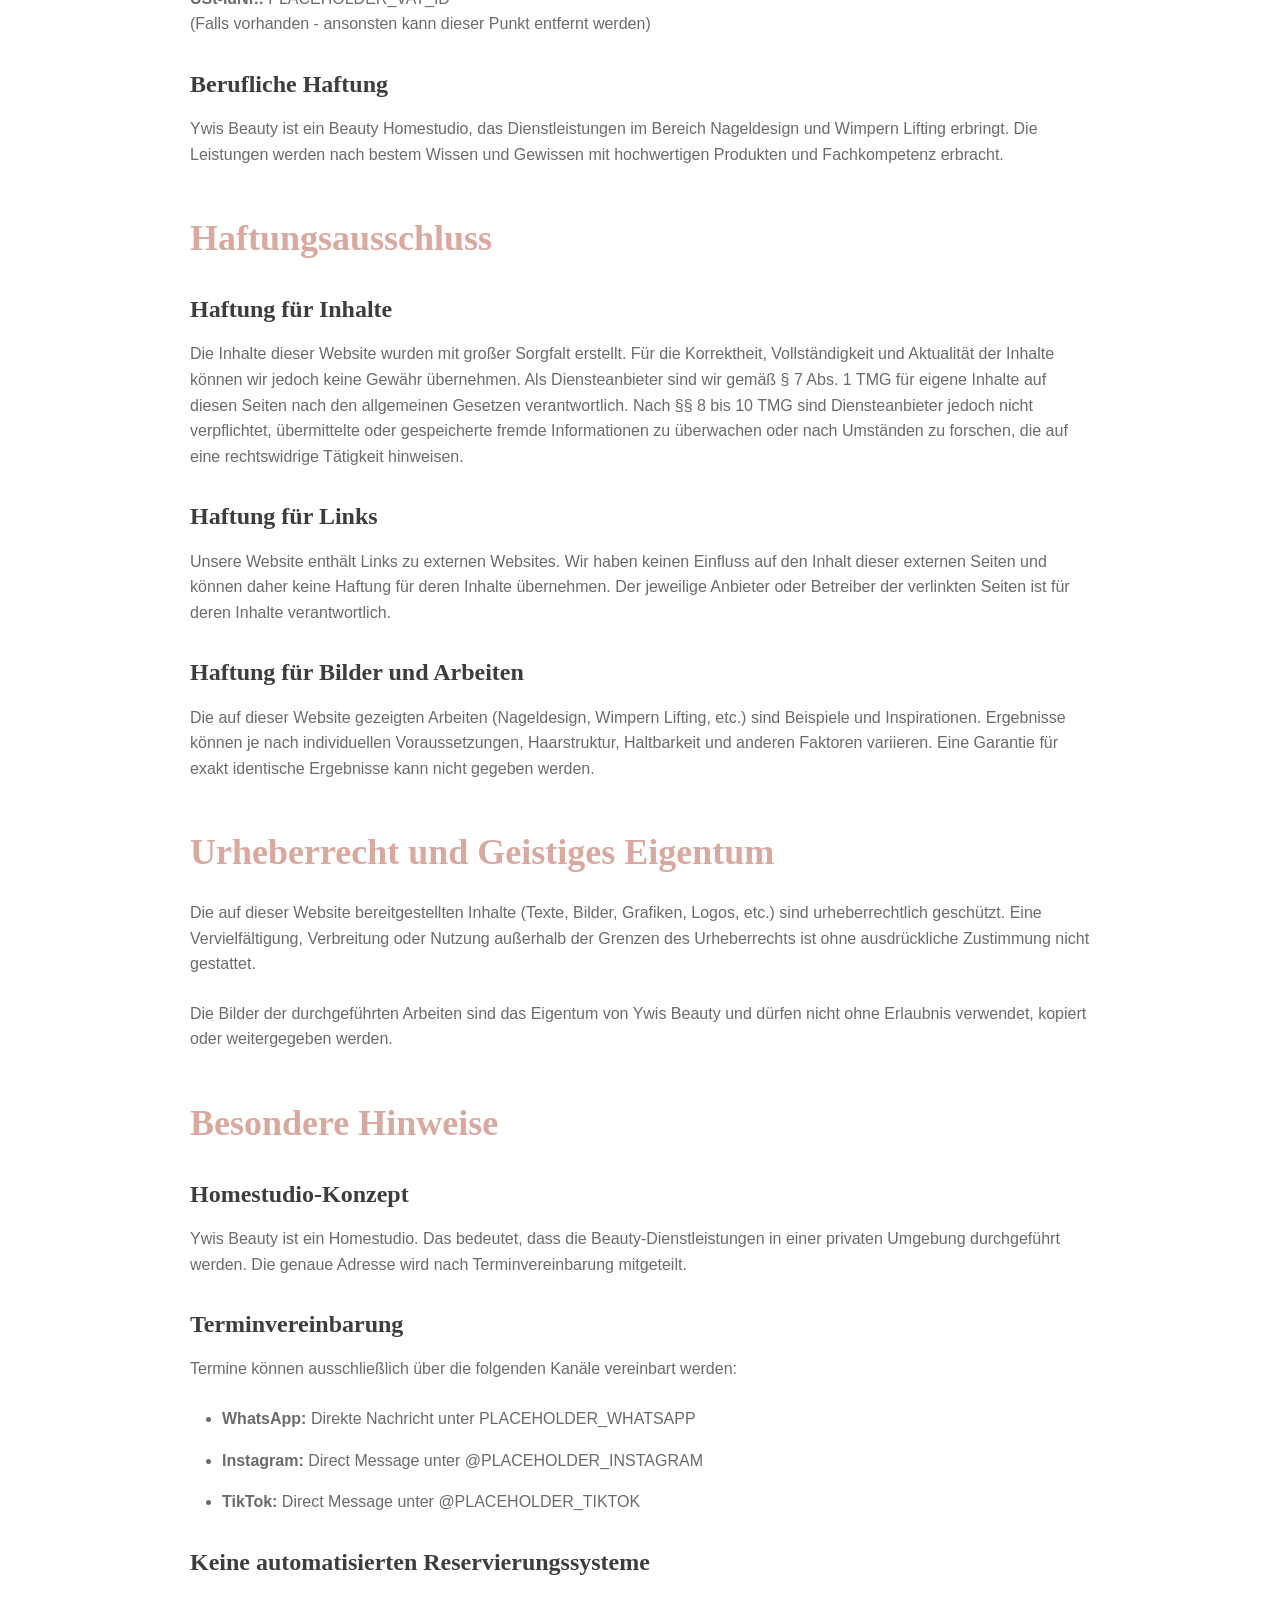
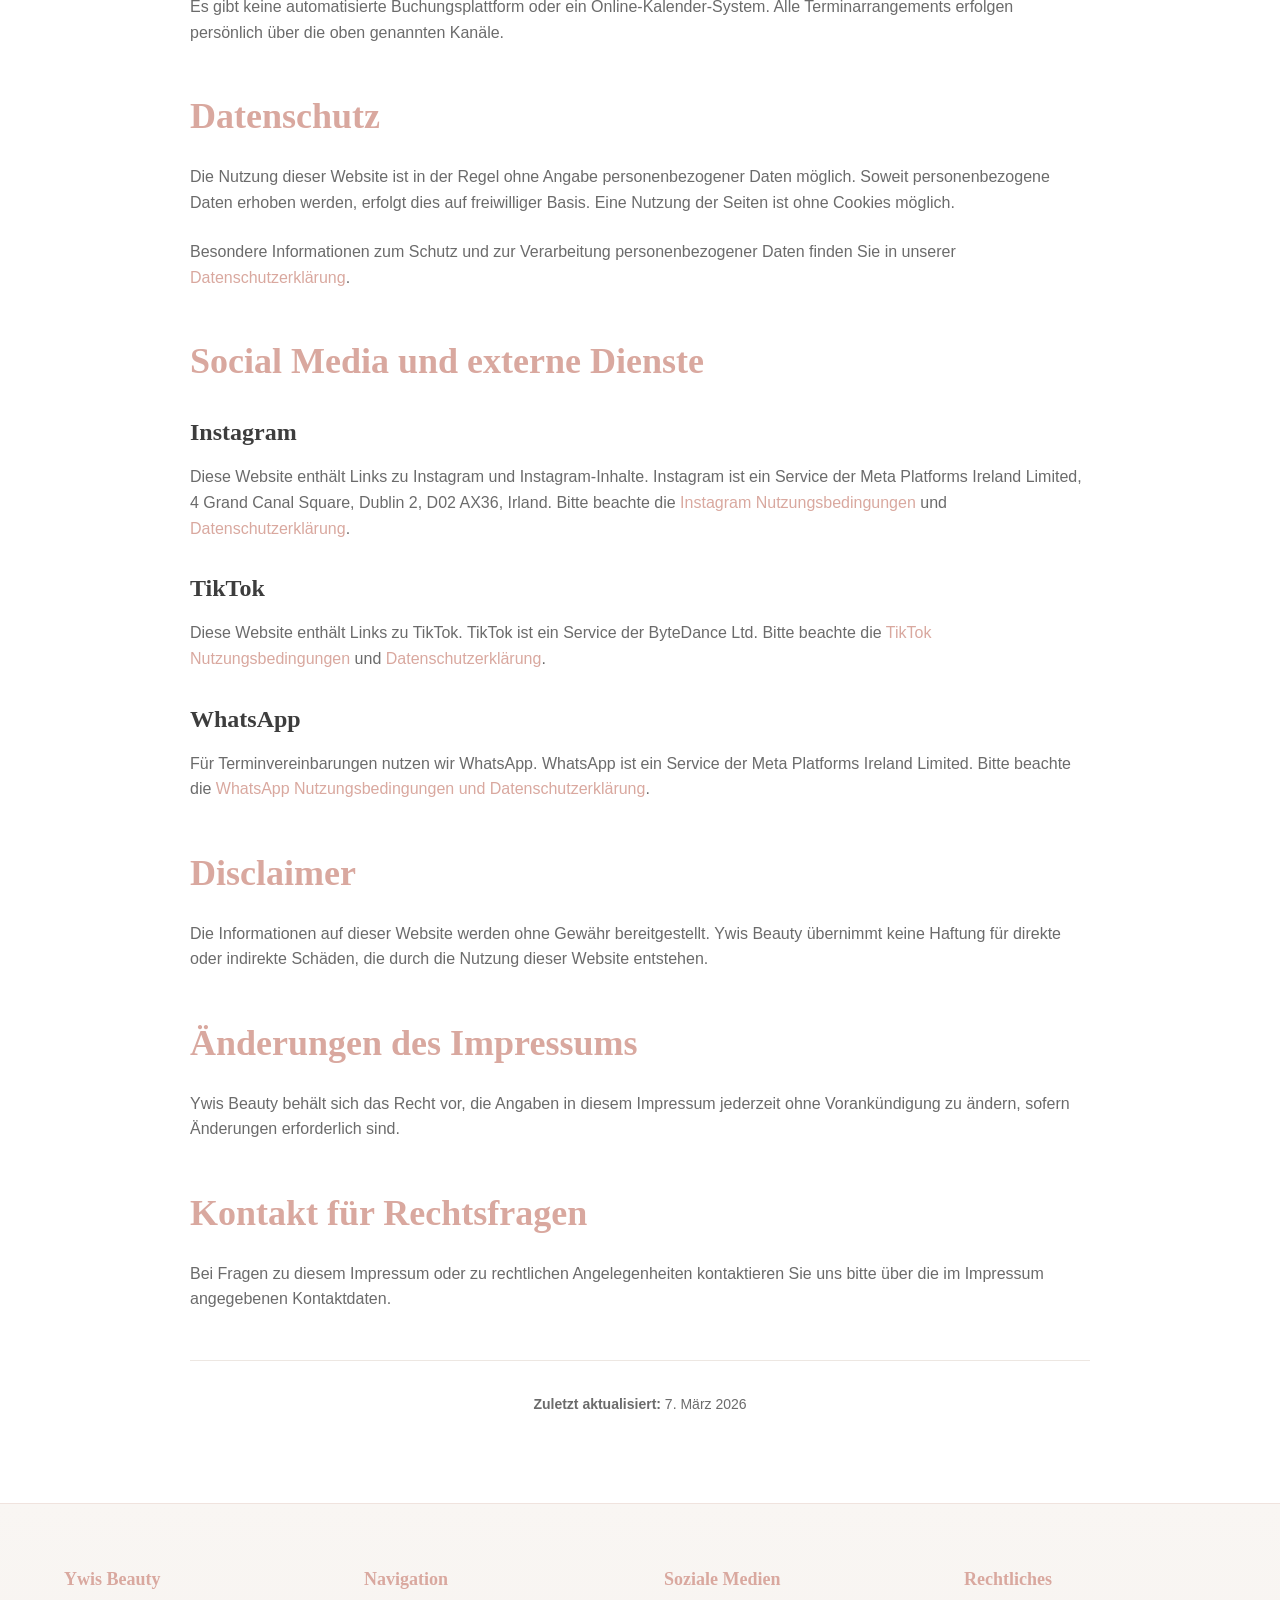
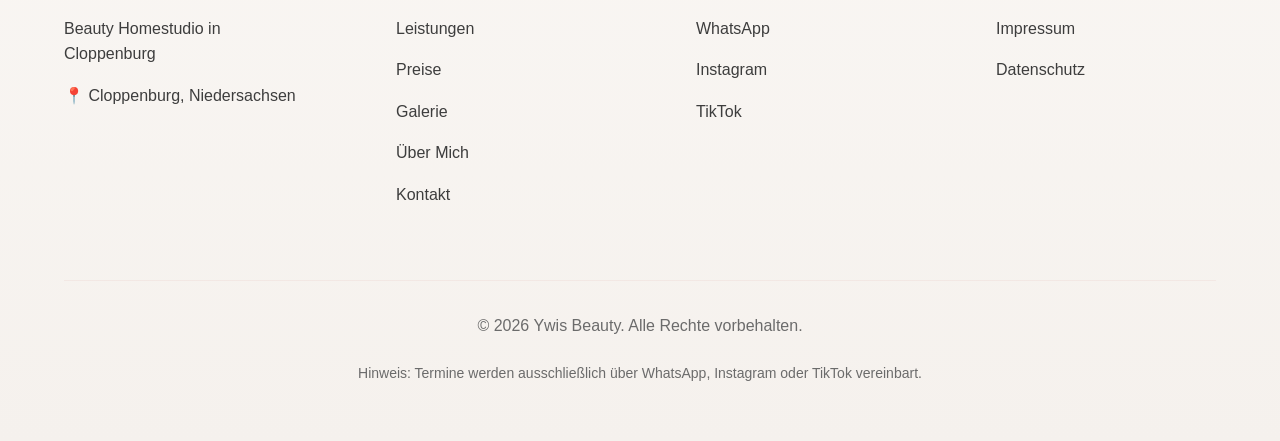
<file: impressum.html>
<!DOCTYPE html>
<html lang="de">
<head>
    <meta charset="UTF-8">
    <meta name="viewport" content="width=device-width, initial-scale=1.0">
    <meta name="description" content="Impressum - Ywis Beauty Cloppenburg. Rechtliche Informationen zum Beauty Homestudio.">
    <meta name="robots" content="index, follow">
    
    <!-- Canonical URL -->
    <link rel="canonical" href="https://www.ywisbeauty.de/impressum.html">
    
    <!-- CSS -->
    <link rel="stylesheet" href="./css/style.css">
    
    <title>Impressum - Ywis Beauty</title>
</head>
<body>
    <!-- Hero Section mit Banner -->
    <section class="hero">
        <div class="hero-content">
            <img src="./images/banner.jpg" alt="Ywis Beauty - Nageldesign und Wimpern Lifting" class="hero-image">
            <div class="hero-overlay"></div>
        </div>
    </section>

    <!-- Navigation unter dem Banner -->
    <nav class="navbar">
        <div class="container">
            <div class="nav-brand">
                <a href="./index.html" class="logo-link">
                    <img src="./images/logo.png" alt="Ywis Beauty Logo" class="logo">
                </a>
            </div>
            <div class="nav-toggle" id="navToggle">
                <span></span>
                <span></span>
                <span></span>
            </div>
            <ul class="nav-menu" id="navMenu">
                <li><a href="./index.html" class="nav-link">Startseite</a></li>
                <li><a href="./leistungen.html" class="nav-link">Leistungen</a></li>
                <li><a href="./preise.html" class="nav-link">Preise</a></li>
                <li><a href="./galerie.html" class="nav-link">Galerie</a></li>
                <li><a href="./about.html" class="nav-link">Über Mich</a></li>
                <li><a href="./kontakt.html" class="nav-link">Kontakt</a></li>
            </ul>
        </div>
    </nav>

    <!-- Page Header -->
    <section class="page-header">
        <div class="container">
            <h1>Impressum</h1>
            <p>Rechtliche Informationen</p>
        </div>
    </section>

    <!-- Impressum Content -->
    <main class="legal-section">
        <div class="container">
            <article class="legal-content">
                <h2>Anbieter / Betreiber</h2>
                
                <h3>Ywis Beauty</h3>
                <p>
                    <strong>Inhaber/in:</strong> PLACEHOLDER_OWNER<br>
                    <strong>Geschäftsform:</strong> Unternehmen / Einzelunternehmer<br>
                    <strong>Betriebsstätte:</strong> Homestudio
                </p>

                <h3>Anschrift</h3>
                <p>
                    Ywis Beauty<br>
                    PLACEHOLDER_STRASSE<br>
                    49661 Cloppenburg<br>
                    Deutschland
                </p>

                <h3>Kontaktdaten</h3>
                <p>
                    <strong>WhatsApp:</strong> <a href="https://wa.me/PLACEHOLDER_WHATSAPP">PLACEHOLDER_WHATSAPP</a><br>
                    <strong>Instagram:</strong> <a href="https://instagram.com/PLACEHOLDER_INSTAGRAM">@PLACEHOLDER_INSTAGRAM</a><br>
                    <strong>TikTok:</strong> <a href="https://www.tiktok.com/@PLACEHOLDER_TIKTOK">@PLACEHOLDER_TIKTOK</a><br>
                    <strong>E-Mail:</strong> PLACEHOLDER_EMAIL (falls vorhanden)
                </p>

                <h3>Umsatzsteuer-ID</h3>
                <p>
                    <strong>USt-IdNr.:</strong> PLACEHOLDER_VAT_ID<br>
                    (Falls vorhanden - ansonsten kann dieser Punkt entfernt werden)
                </p>

                <h3>Berufliche Haftung</h3>
                <p>
                    Ywis Beauty ist ein Beauty Homestudio, das Dienstleistungen im Bereich Nageldesign und Wimpern Lifting erbringt. Die Leistungen werden nach bestem Wissen und Gewissen mit hochwertigen Produkten und Fachkompetenz erbracht.
                </p>

                <h2>Haftungsausschluss</h2>

                <h3>Haftung für Inhalte</h3>
                <p>
                    Die Inhalte dieser Website wurden mit großer Sorgfalt erstellt. Für die Korrektheit, Vollständigkeit und Aktualität der Inhalte können wir jedoch keine Gewähr übernehmen. Als Diensteanbieter sind wir gemäß § 7 Abs. 1 TMG für eigene Inhalte auf diesen Seiten nach den allgemeinen Gesetzen verantwortlich. Nach §§ 8 bis 10 TMG sind Diensteanbieter jedoch nicht verpflichtet, übermittelte oder gespeicherte fremde Informationen zu überwachen oder nach Umständen zu forschen, die auf eine rechtswidrige Tätigkeit hinweisen.
                </p>

                <h3>Haftung für Links</h3>
                <p>
                    Unsere Website enthält Links zu externen Websites. Wir haben keinen Einfluss auf den Inhalt dieser externen Seiten und können daher keine Haftung für deren Inhalte übernehmen. Der jeweilige Anbieter oder Betreiber der verlinkten Seiten ist für deren Inhalte verantwortlich.
                </p>

                <h3>Haftung für Bilder und Arbeiten</h3>
                <p>
                    Die auf dieser Website gezeigten Arbeiten (Nageldesign, Wimpern Lifting, etc.) sind Beispiele und Inspirationen. Ergebnisse können je nach individuellen Voraussetzungen, Haarstruktur, Haltbarkeit und anderen Faktoren variieren. Eine Garantie für exakt identische Ergebnisse kann nicht gegeben werden.
                </p>

                <h2>Urheberrecht und Geistiges Eigentum</h2>
                
                <p>
                    Die auf dieser Website bereitgestellten Inhalte (Texte, Bilder, Grafiken, Logos, etc.) sind urheberrechtlich geschützt. Eine Vervielfältigung, Verbreitung oder Nutzung außerhalb der Grenzen des Urheberrechts ist ohne ausdrückliche Zustimmung nicht gestattet.
                </p>

                <p>
                    Die Bilder der durchgeführten Arbeiten sind das Eigentum von Ywis Beauty und dürfen nicht ohne Erlaubnis verwendet, kopiert oder weitergegeben werden.
                </p>

                <h2>Besondere Hinweise</h2>

                <h3>Homestudio-Konzept</h3>
                <p>
                    Ywis Beauty ist ein Homestudio. Das bedeutet, dass die Beauty-Dienstleistungen in einer privaten Umgebung durchgeführt werden. Die genaue Adresse wird nach Terminvereinbarung mitgeteilt.
                </p>

                <h3>Terminvereinbarung</h3>
                <p>
                    Termine können ausschließlich über die folgenden Kanäle vereinbart werden:
                </p>
                <ul>
                    <li><strong>WhatsApp:</strong> Direkte Nachricht unter PLACEHOLDER_WHATSAPP</li>
                    <li><strong>Instagram:</strong> Direct Message unter @PLACEHOLDER_INSTAGRAM</li>
                    <li><strong>TikTok:</strong> Direct Message unter @PLACEHOLDER_TIKTOK</li>
                </ul>

                <h3>Keine automatisierten Reservierungssysteme</h3>
                <p>
                    Es gibt keine automatisierte Buchungsplattform oder ein Online-Kalender-System. Alle Terminarrangements erfolgen persönlich über die oben genannten Kanäle.
                </p>

                <h2>Datenschutz</h2>

                <p>
                    Die Nutzung dieser Website ist in der Regel ohne Angabe personenbezogener Daten möglich. Soweit personenbezogene Daten erhoben werden, erfolgt dies auf freiwilliger Basis. Eine Nutzung der Seiten ist ohne Cookies möglich.
                </p>

                <p>
                    Besondere Informationen zum Schutz und zur Verarbeitung personenbezogener Daten finden Sie in unserer <a href="./datenschutz.html">Datenschutzerklärung</a>.
                </p>

                <h2>Social Media und externe Dienste</h2>

                <h3>Instagram</h3>
                <p>
                    Diese Website enthält Links zu Instagram und Instagram-Inhalte. Instagram ist ein Service der Meta Platforms Ireland Limited, 4 Grand Canal Square, Dublin 2, D02 AX36, Irland. Bitte beachte die <a href="https://www.instagram.com/about/legal/terms/before-you-start/" target="_blank" rel="noopener noreferrer">Instagram Nutzungsbedingungen</a> und <a href="https://www.instagram.com/about/legal/privacy/" target="_blank" rel="noopener noreferrer">Datenschutzerklärung</a>.
                </p>

                <h3>TikTok</h3>
                <p>
                    Diese Website enthält Links zu TikTok. TikTok ist ein Service der ByteDance Ltd. Bitte beachte die <a href="https://www.tiktok.com/legal/terms-of-use" target="_blank" rel="noopener noreferrer">TikTok Nutzungsbedingungen</a> und <a href="https://www.tiktok.com/legal/privacy-policy" target="_blank" rel="noopener noreferrer">Datenschutzerklärung</a>.
                </p>

                <h3>WhatsApp</h3>
                <p>
                    Für Terminvereinbarungen nutzen wir WhatsApp. WhatsApp ist ein Service der Meta Platforms Ireland Limited. Bitte beachte die <a href="https://www.whatsapp.com/legal/" target="_blank" rel="noopener noreferrer">WhatsApp Nutzungsbedingungen und Datenschutzerklärung</a>.
                </p>

                <h2>Disclaimer</h2>

                <p>
                    Die Informationen auf dieser Website werden ohne Gewähr bereitgestellt. Ywis Beauty übernimmt keine Haftung für direkte oder indirekte Schäden, die durch die Nutzung dieser Website entstehen.
                </p>

                <h2>Änderungen des Impressums</h2>

                <p>
                    Ywis Beauty behält sich das Recht vor, die Angaben in diesem Impressum jederzeit ohne Vorankündigung zu ändern, sofern Änderungen erforderlich sind.
                </p>

                <h2>Kontakt für Rechtsfragen</h2>

                <p>
                    Bei Fragen zu diesem Impressum oder zu rechtlichen Angelegenheiten kontaktieren Sie uns bitte über die im Impressum angegebenen Kontaktdaten.
                </p>

                <p class="last-updated">
                    <strong>Zuletzt aktualisiert:</strong> 7. März 2026
                </p>
            </article>
        </div>
    </main>

    <!-- Footer -->
    <footer class="footer">
        <div class="container">
            <div class="footer-content">
                <div class="footer-section">
                    <h4>Ywis Beauty</h4>
                    <p>Beauty Homestudio in Cloppenburg</p>
                    <p class="location">📍 Cloppenburg, Niedersachsen</p>
                </div>
                <div class="footer-section">
                    <h4>Navigation</h4>
                    <ul class="footer-links">
                        <li><a href="./leistungen.html">Leistungen</a></li>
                        <li><a href="./preise.html">Preise</a></li>
                        <li><a href="./galerie.html">Galerie</a></li>
                        <li><a href="./about.html">Über Mich</a></li>
                        <li><a href="./kontakt.html">Kontakt</a></li>
                    </ul>
                </div>
                <div class="footer-section">
                    <h4>Soziale Medien</h4>
                    <ul class="social-links">
                        <li><a href="https://wa.me/PLACEHOLDER_WHATSAPP" target="_blank" rel="noopener noreferrer">WhatsApp</a></li>
                        <li><a href="https://instagram.com/PLACEHOLDER_INSTAGRAM" target="_blank" rel="noopener noreferrer">Instagram</a></li>
                        <li><a href="https://www.tiktok.com/@PLACEHOLDER_TIKTOK" target="_blank" rel="noopener noreferrer">TikTok</a></li>
                    </ul>
                </div>
                <div class="footer-section">
                    <h4>Rechtliches</h4>
                    <ul class="footer-links">
                        <li><a href="./impressum.html">Impressum</a></li>
                        <li><a href="./datenschutz.html">Datenschutz</a></li>
                    </ul>
                </div>
            </div>
            <div class="footer-bottom">
                <p>&copy; 2026 Ywis Beauty. Alle Rechte vorbehalten.</p>
                <p class="footer-note">Hinweis: Termine werden ausschließlich über WhatsApp, Instagram oder TikTok vereinbart.</p>
            </div>
        </div>
    </footer>

    <!-- JavaScript -->
    <script src="./js/script.js"></script>
</body>
</html>
</file>
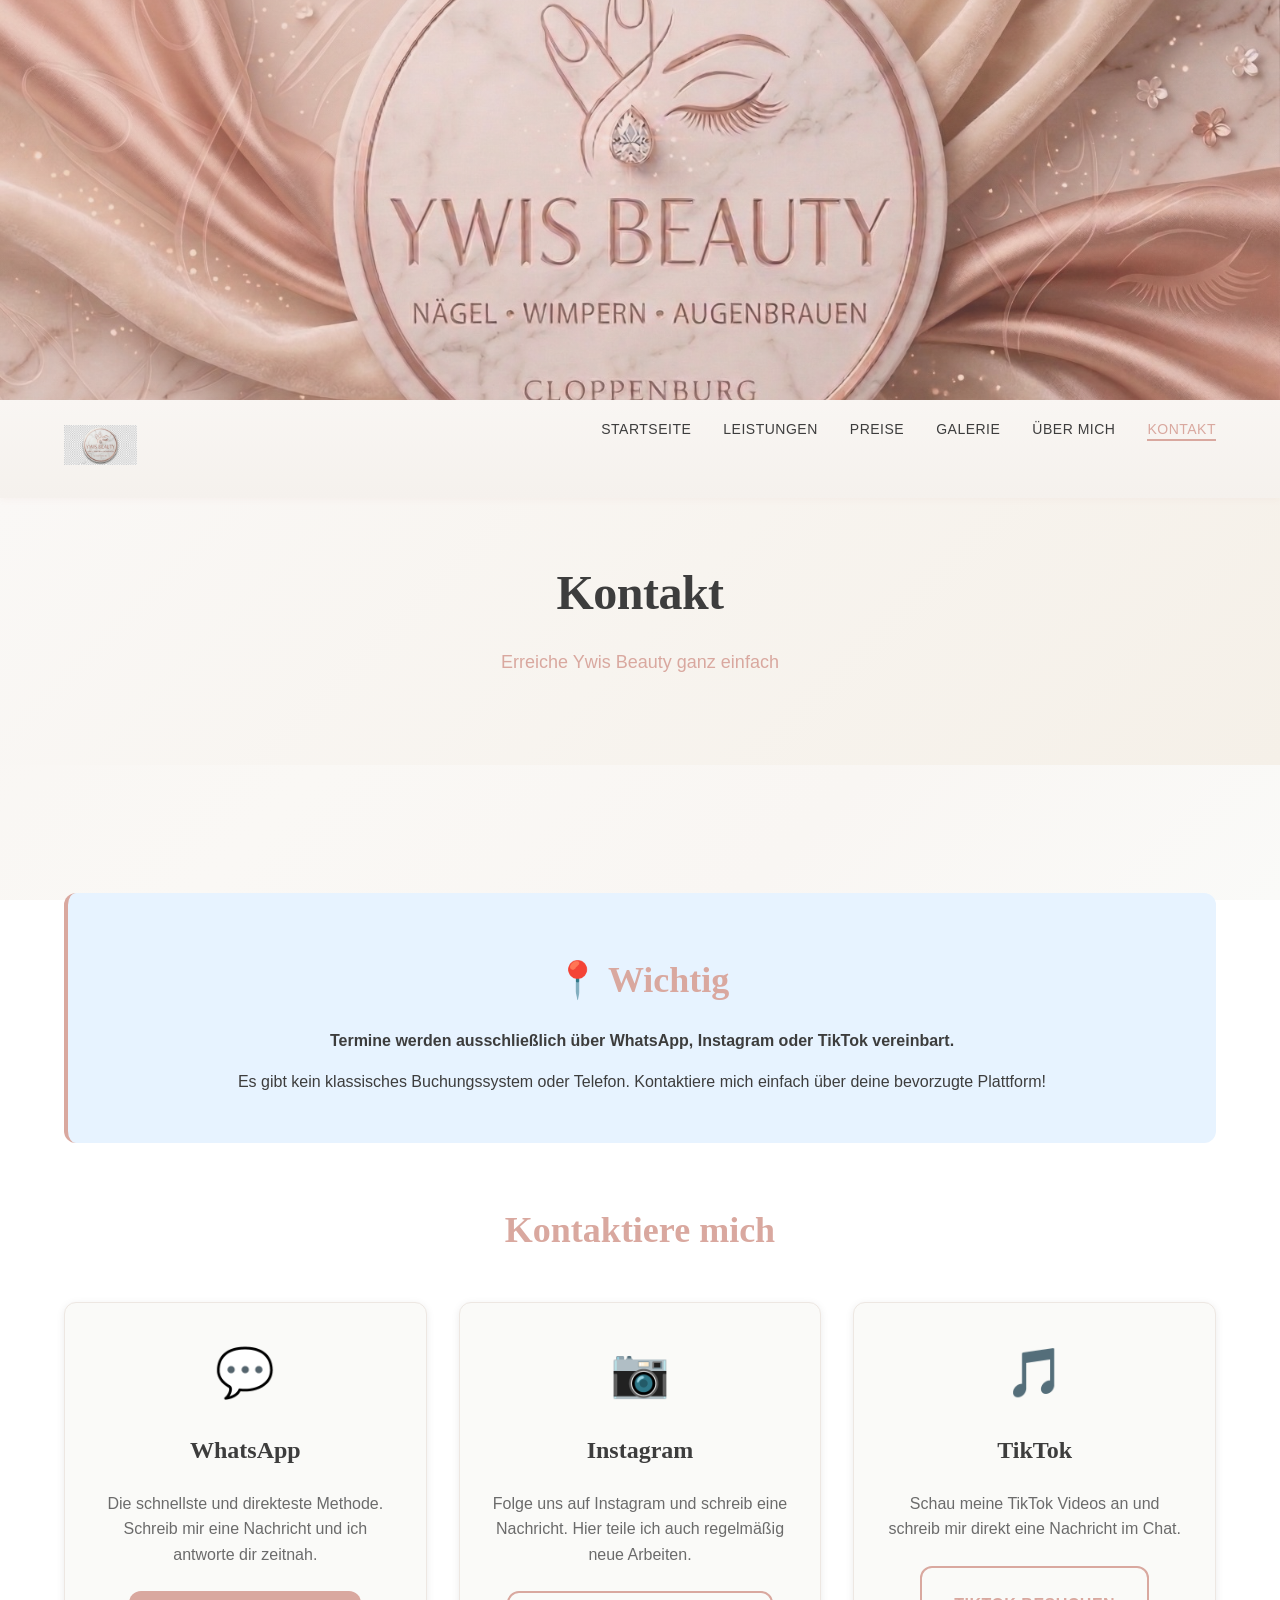
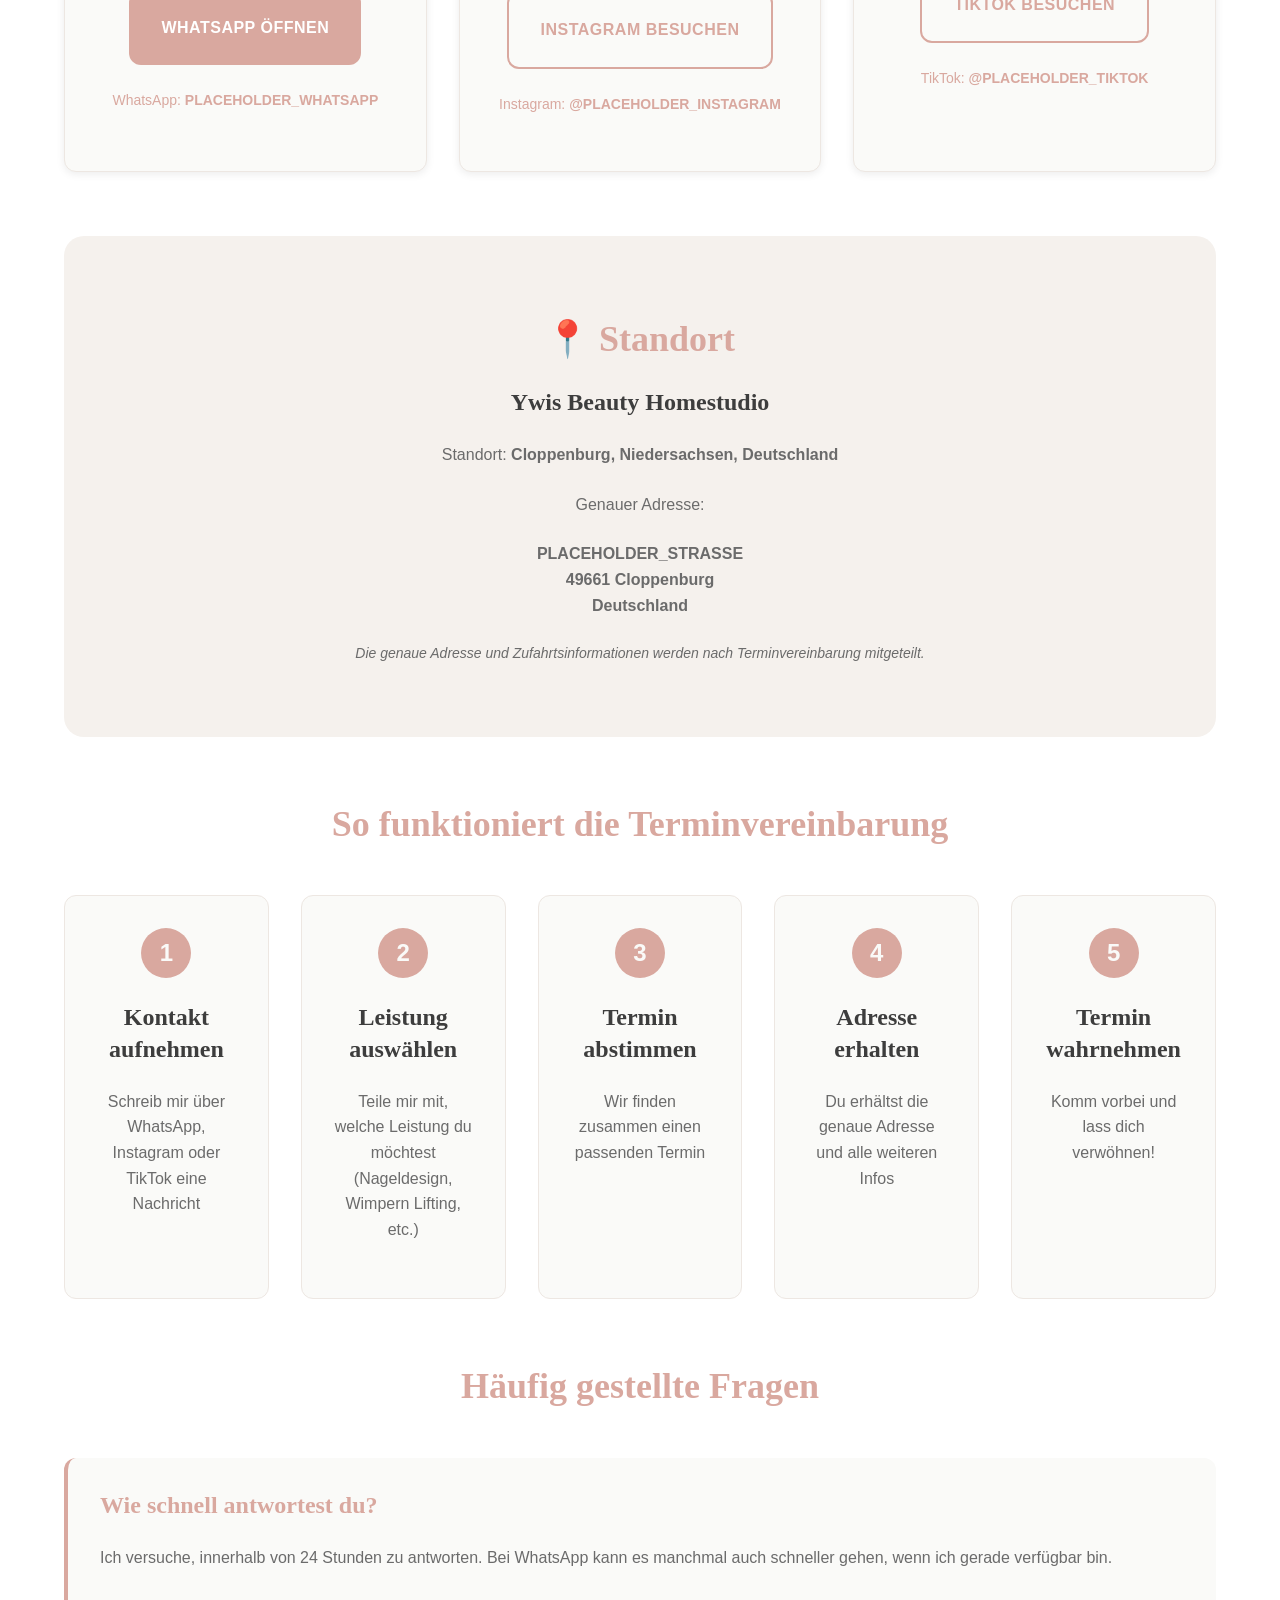
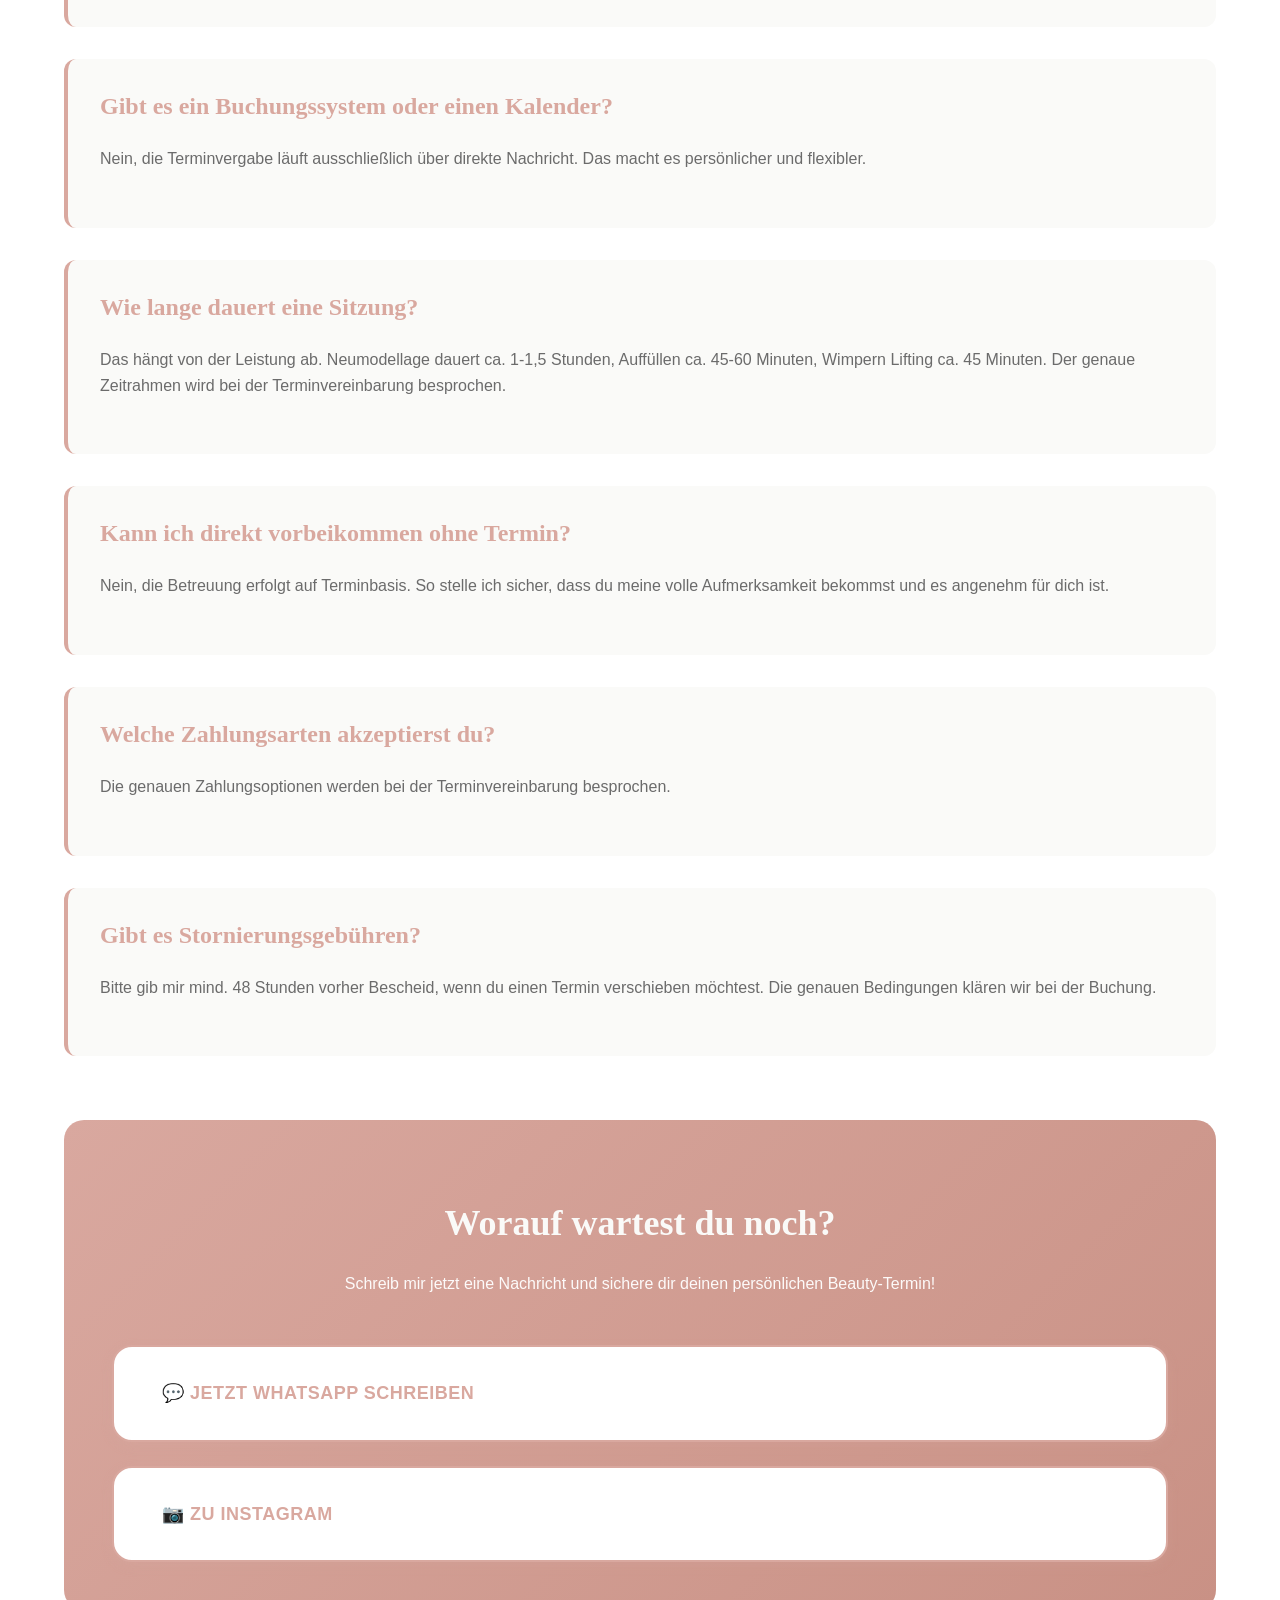
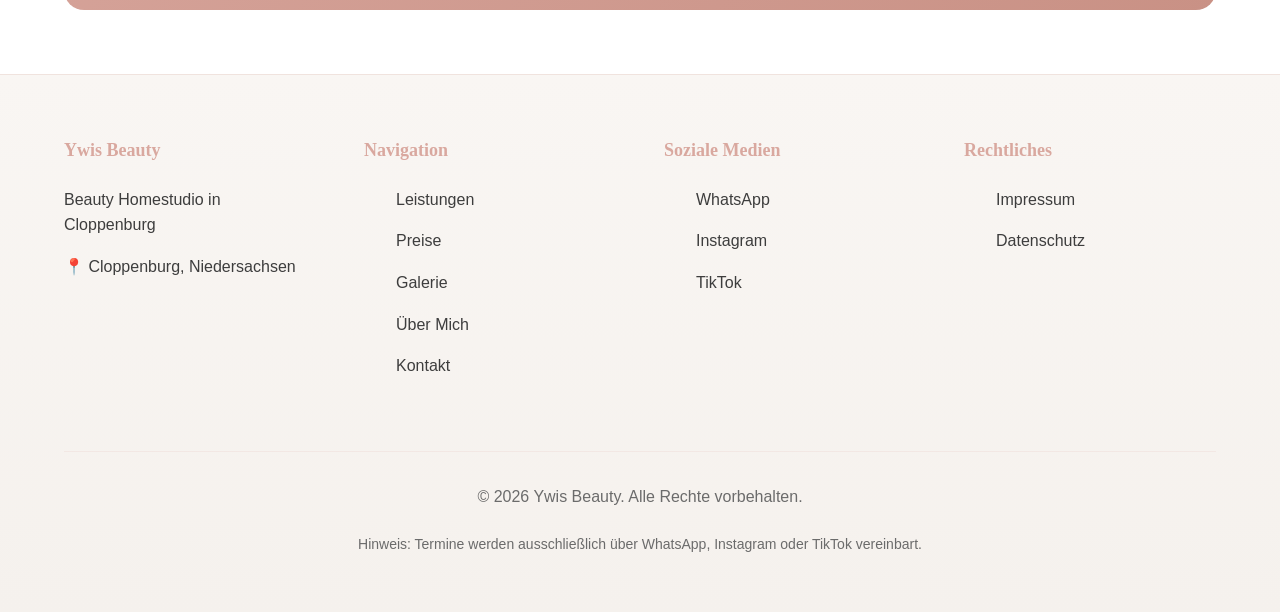
<file: kontakt.html>
<!DOCTYPE html>
<html lang="de">
<head>
    <meta charset="UTF-8">
    <meta name="viewport" content="width=device-width, initial-scale=1.0">
    <meta name="description" content="Kontakt - Ywis Beauty Cloppenburg. Erreiche uns via WhatsApp, Instagram oder TikTok für deine Terminanfrage.">
    <meta name="keywords" content="Kontakt Beauty Studio, WhatsApp Beauty, Instagram Beauty, TikTok Beauty">
    <meta name="author" content="Ywis Beauty">
    
    <!-- Open Graph Meta Tags -->
    <meta property="og:title" content="Kontakt - Ywis Beauty">
    <meta property="og:description" content="Erreiche Ywis Beauty - Kontakt über WhatsApp, Instagram oder TikTok">
    <meta property="og:type" content="website">
    <meta property="og:url" content="https://www.ywisbeauty.de/kontakt.html">
    
    <!-- Canonical URL -->
    <link rel="canonical" href="https://www.ywisbeauty.de/kontakt.html">
    
    <!-- CSS -->
    <link rel="stylesheet" href="./css/style.css">
    
    <title>Kontakt - Ywis Beauty Cloppenburg</title>
    
    <!-- Organization Schema.org -->
    <script type="application/ld+json">
    {
        "@context": "https://schema.org",
        "@type": "Organization",
        "name": "Ywis Beauty",
        "url": "https://www.ywisbeauty.de",
        "telephone": "PLACEHOLDER_WHATSAPP",
        "address": {
            "@type": "PostalAddress",
            "streetAddress": "PLACEHOLDER_STRASSE",
            "addressLocality": "Cloppenburg",
            "addressRegion": "Niedersachsen",
            "postalCode": "49661",
            "addressCountry": "DE"
        },
        "sameAs": [
            "https://www.instagram.com/PLACEHOLDER_INSTAGRAM",
            "https://www.tiktok.com/@PLACEHOLDER_TIKTOK"
        ]
    }
    </script>
</head>
<body>
    <!-- Hero Section mit Banner -->
    <section class="hero">
        <div class="hero-content">
            <img src="./images/banner.jpg" alt="Ywis Beauty - Nageldesign und Wimpern Lifting" class="hero-image">
            <div class="hero-overlay"></div>
        </div>
    </section>

    <!-- Navigation unter dem Banner -->
    <nav class="navbar">
        <div class="container">
            <div class="nav-brand">
                <a href="./index.html" class="logo-link">
                    <img src="./images/logo.png" alt="Ywis Beauty Logo" class="logo">
                </a>
            </div>
            <div class="nav-toggle" id="navToggle">
                <span></span>
                <span></span>
                <span></span>
            </div>
            <ul class="nav-menu" id="navMenu">
                <li><a href="./index.html" class="nav-link">Startseite</a></li>
                <li><a href="./leistungen.html" class="nav-link">Leistungen</a></li>
                <li><a href="./preise.html" class="nav-link">Preise</a></li>
                <li><a href="./galerie.html" class="nav-link">Galerie</a></li>
                <li><a href="./about.html" class="nav-link">Über Mich</a></li>
                <li><a href="./kontakt.html" class="nav-link active">Kontakt</a></li>
            </ul>
        </div>
    </nav>

    <!-- Page Header -->
    <section class="page-header">
        <div class="container">
            <h1>Kontakt</h1>
            <p>Erreiche Ywis Beauty ganz einfach</p>
        </div>
    </section>

    <!-- Contact Section -->
    <main class="contact-section">
        <div class="container">
            <!-- Important Notice -->
            <div class="contact-notice">
                <h2>📍 Wichtig</h2>
                <p><strong>Termine werden ausschließlich über WhatsApp, Instagram oder TikTok vereinbart.</strong></p>
                <p>Es gibt kein klassisches Buchungssystem oder Telefon. Kontaktiere mich einfach über deine bevorzugte Plattform!</p>
            </div>

            <!-- Contact Methods -->
            <section class="contact-methods">
                <h2>Kontaktiere mich</h2>
                <div class="contact-grid">
                    <!-- WhatsApp -->
                    <div class="contact-card">
                        <div class="contact-icon">💬</div>
                        <h3>WhatsApp</h3>
                        <p>Die schnellste und direkteste Methode. Schreib mir eine Nachricht und ich antworte dir zeitnah.</p>
                        <a href="https://wa.me/PLACEHOLDER_WHATSAPP?text=Hallo%2C%20ich%20m%C3%B6chte%20einen%20Termin%20vereinbaren" class="btn btn-primary" target="_blank" rel="noopener noreferrer">
                            WhatsApp öffnen
                        </a>
                        <p class="contact-detail">WhatsApp: <strong>PLACEHOLDER_WHATSAPP</strong></p>
                    </div>

                    <!-- Instagram -->
                    <div class="contact-card">
                        <div class="contact-icon">📷</div>
                        <h3>Instagram</h3>
                        <p>Folge uns auf Instagram und schreib eine Nachricht. Hier teile ich auch regelmäßig neue Arbeiten.</p>
                        <a href="https://instagram.com/PLACEHOLDER_INSTAGRAM" class="btn btn-secondary" target="_blank" rel="noopener noreferrer">
                            Instagram besuchen
                        </a>
                        <p class="contact-detail">Instagram: <strong>@PLACEHOLDER_INSTAGRAM</strong></p>
                    </div>

                    <!-- TikTok -->
                    <div class="contact-card">
                        <div class="contact-icon">🎵</div>
                        <h3>TikTok</h3>
                        <p>Schau meine TikTok Videos an und schreib mir direkt eine Nachricht im Chat.</p>
                        <a href="https://www.tiktok.com/@PLACEHOLDER_TIKTOK" class="btn btn-secondary" target="_blank" rel="noopener noreferrer">
                            TikTok besuchen
                        </a>
                        <p class="contact-detail">TikTok: <strong>@PLACEHOLDER_TIKTOK</strong></p>
                    </div>
                </div>
            </section>

            <!-- Location Info -->
            <section class="location-info">
                <h2>📍 Standort</h2>
                <div class="location-content">
                    <div class="location-text">
                        <h3>Ywis Beauty Homestudio</h3>
                        <p>Standort: <strong>Cloppenburg, Niedersachsen, Deutschland</strong></p>
                        <p>Genauer Adresse:</p>
                        <p>
                            <strong>PLACEHOLDER_STRASSE</strong><br>
                            <strong>49661 Cloppenburg</strong><br>
                            <strong>Deutschland</strong>
                        </p>
                        <p class="location-note">Die genaue Adresse und Zufahrtsinformationen werden nach Terminvereinbarung mitgeteilt.</p>
                    </div>
                </div>
            </section>

            <!-- Process Info -->
            <section class="contact-process">
                <h2>So funktioniert die Terminvereinbarung</h2>
                <div class="process-steps">
                    <div class="process-step">
                        <div class="step-number">1</div>
                        <h3>Kontakt aufnehmen</h3>
                        <p>Schreib mir über WhatsApp, Instagram oder TikTok eine Nachricht</p>
                    </div>
                    <div class="process-step">
                        <div class="step-number">2</div>
                        <h3>Leistung auswählen</h3>
                        <p>Teile mir mit, welche Leistung du möchtest (Nageldesign, Wimpern Lifting, etc.)</p>
                    </div>
                    <div class="process-step">
                        <div class="step-number">3</div>
                        <h3>Termin abstimmen</h3>
                        <p>Wir finden zusammen einen passenden Termin</p>
                    </div>
                    <div class="process-step">
                        <div class="step-number">4</div>
                        <h3>Adresse erhalten</h3>
                        <p>Du erhältst die genaue Adresse und alle weiteren Infos</p>
                    </div>
                    <div class="process-step">
                        <div class="step-number">5</div>
                        <h3>Termin wahrnehmen</h3>
                        <p>Komm vorbei und lass dich verwöhnen!</p>
                    </div>
                </div>
            </section>

            <!-- FAQ Section -->
            <section class="contact-faq">
                <h2>Häufig gestellte Fragen</h2>
                
                <div class="faq-item">
                    <h3>Wie schnell antwortest du?</h3>
                    <p>Ich versuche, innerhalb von 24 Stunden zu antworten. Bei WhatsApp kann es manchmal auch schneller gehen, wenn ich gerade verfügbar bin.</p>
                </div>

                <div class="faq-item">
                    <h3>Gibt es ein Buchungssystem oder einen Kalender?</h3>
                    <p>Nein, die Terminvergabe läuft ausschließlich über direkte Nachricht. Das macht es persönlicher und flexibler.</p>
                </div>

                <div class="faq-item">
                    <h3>Wie lange dauert eine Sitzung?</h3>
                    <p>Das hängt von der Leistung ab. Neumodellage dauert ca. 1-1,5 Stunden, Auffüllen ca. 45-60 Minuten, Wimpern Lifting ca. 45 Minuten. Der genaue Zeitrahmen wird bei der Terminvereinbarung besprochen.</p>
                </div>

                <div class="faq-item">
                    <h3>Kann ich direkt vorbeikommen ohne Termin?</h3>
                    <p>Nein, die Betreuung erfolgt auf Terminbasis. So stelle ich sicher, dass du meine volle Aufmerksamkeit bekommst und es angenehm für dich ist.</p>
                </div>

                <div class="faq-item">
                    <h3>Welche Zahlungsarten akzeptierst du?</h3>
                    <p>Die genauen Zahlungsoptionen werden bei der Terminvereinbarung besprochen.</p>
                </div>

                <div class="faq-item">
                    <h3>Gibt es Stornierungsgebühren?</h3>
                    <p>Bitte gib mir mind. 48 Stunden vorher Bescheid, wenn du einen Termin verschieben möchtest. Die genauen Bedingungen klären wir bei der Buchung.</p>
                </div>
            </section>

            <!-- Final CTA -->
            <section class="contact-final-cta">
                <h2>Worauf wartest du noch?</h2>
                <p>Schreib mir jetzt eine Nachricht und sichere dir deinen persönlichen Beauty-Termin!</p>
                <div class="cta-buttons">
                    <a href="https://wa.me/PLACEHOLDER_WHATSAPP?text=Hallo%2C%20ich%20m%C3%B6chte%20gerne%20einen%20Termin%20vereinbaren" class="btn btn-primary btn-lg" target="_blank" rel="noopener noreferrer">
                        💬 Jetzt WhatsApp schreiben
                    </a>
                    <a href="https://instagram.com/PLACEHOLDER_INSTAGRAM" class="btn btn-secondary btn-lg" target="_blank" rel="noopener noreferrer">
                        📷 Zu Instagram
                    </a>
                </div>
            </section>
        </div>
    </main>

    <!-- Footer -->
    <footer class="footer">
        <div class="container">
            <div class="footer-content">
                <div class="footer-section">
                    <h4>Ywis Beauty</h4>
                    <p>Beauty Homestudio in Cloppenburg</p>
                    <p class="location">📍 Cloppenburg, Niedersachsen</p>
                </div>
                <div class="footer-section">
                    <h4>Navigation</h4>
                    <ul class="footer-links">
                        <li><a href="./leistungen.html">Leistungen</a></li>
                        <li><a href="./preise.html">Preise</a></li>
                        <li><a href="./galerie.html">Galerie</a></li>
                        <li><a href="./about.html">Über Mich</a></li>
                        <li><a href="./kontakt.html">Kontakt</a></li>
                    </ul>
                </div>
                <div class="footer-section">
                    <h4>Soziale Medien</h4>
                    <ul class="social-links">
                        <li><a href="https://wa.me/PLACEHOLDER_WHATSAPP" target="_blank" rel="noopener noreferrer">WhatsApp</a></li>
                        <li><a href="https://instagram.com/PLACEHOLDER_INSTAGRAM" target="_blank" rel="noopener noreferrer">Instagram</a></li>
                        <li><a href="https://www.tiktok.com/@PLACEHOLDER_TIKTOK" target="_blank" rel="noopener noreferrer">TikTok</a></li>
                    </ul>
                </div>
                <div class="footer-section">
                    <h4>Rechtliches</h4>
                    <ul class="footer-links">
                        <li><a href="./impressum.html">Impressum</a></li>
                        <li><a href="./datenschutz.html">Datenschutz</a></li>
                    </ul>
                </div>
            </div>
            <div class="footer-bottom">
                <p>&copy; 2026 Ywis Beauty. Alle Rechte vorbehalten.</p>
                <p class="footer-note">Hinweis: Termine werden ausschließlich über WhatsApp, Instagram oder TikTok vereinbart.</p>
            </div>
        </div>
    </footer>

    <!-- JavaScript -->
    <script src="./js/script.js"></script>
</body>
</html>
</file>
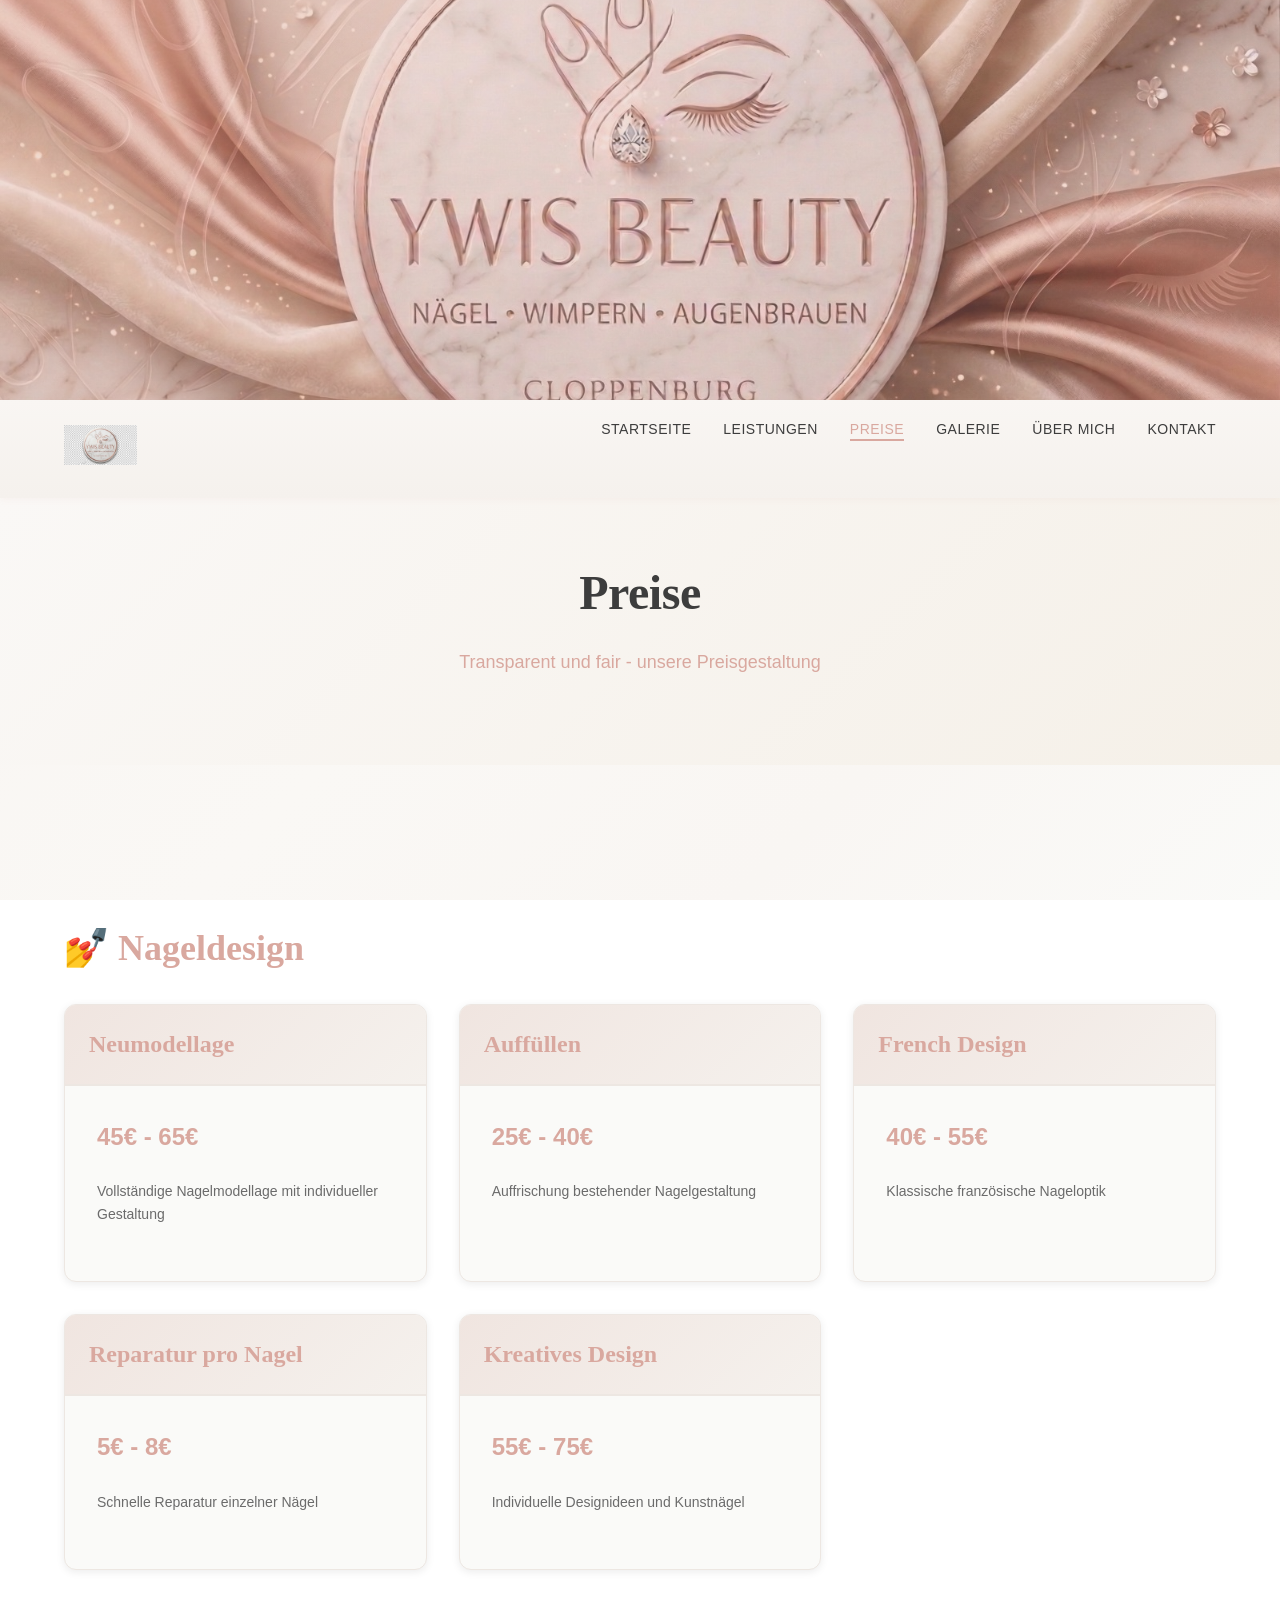
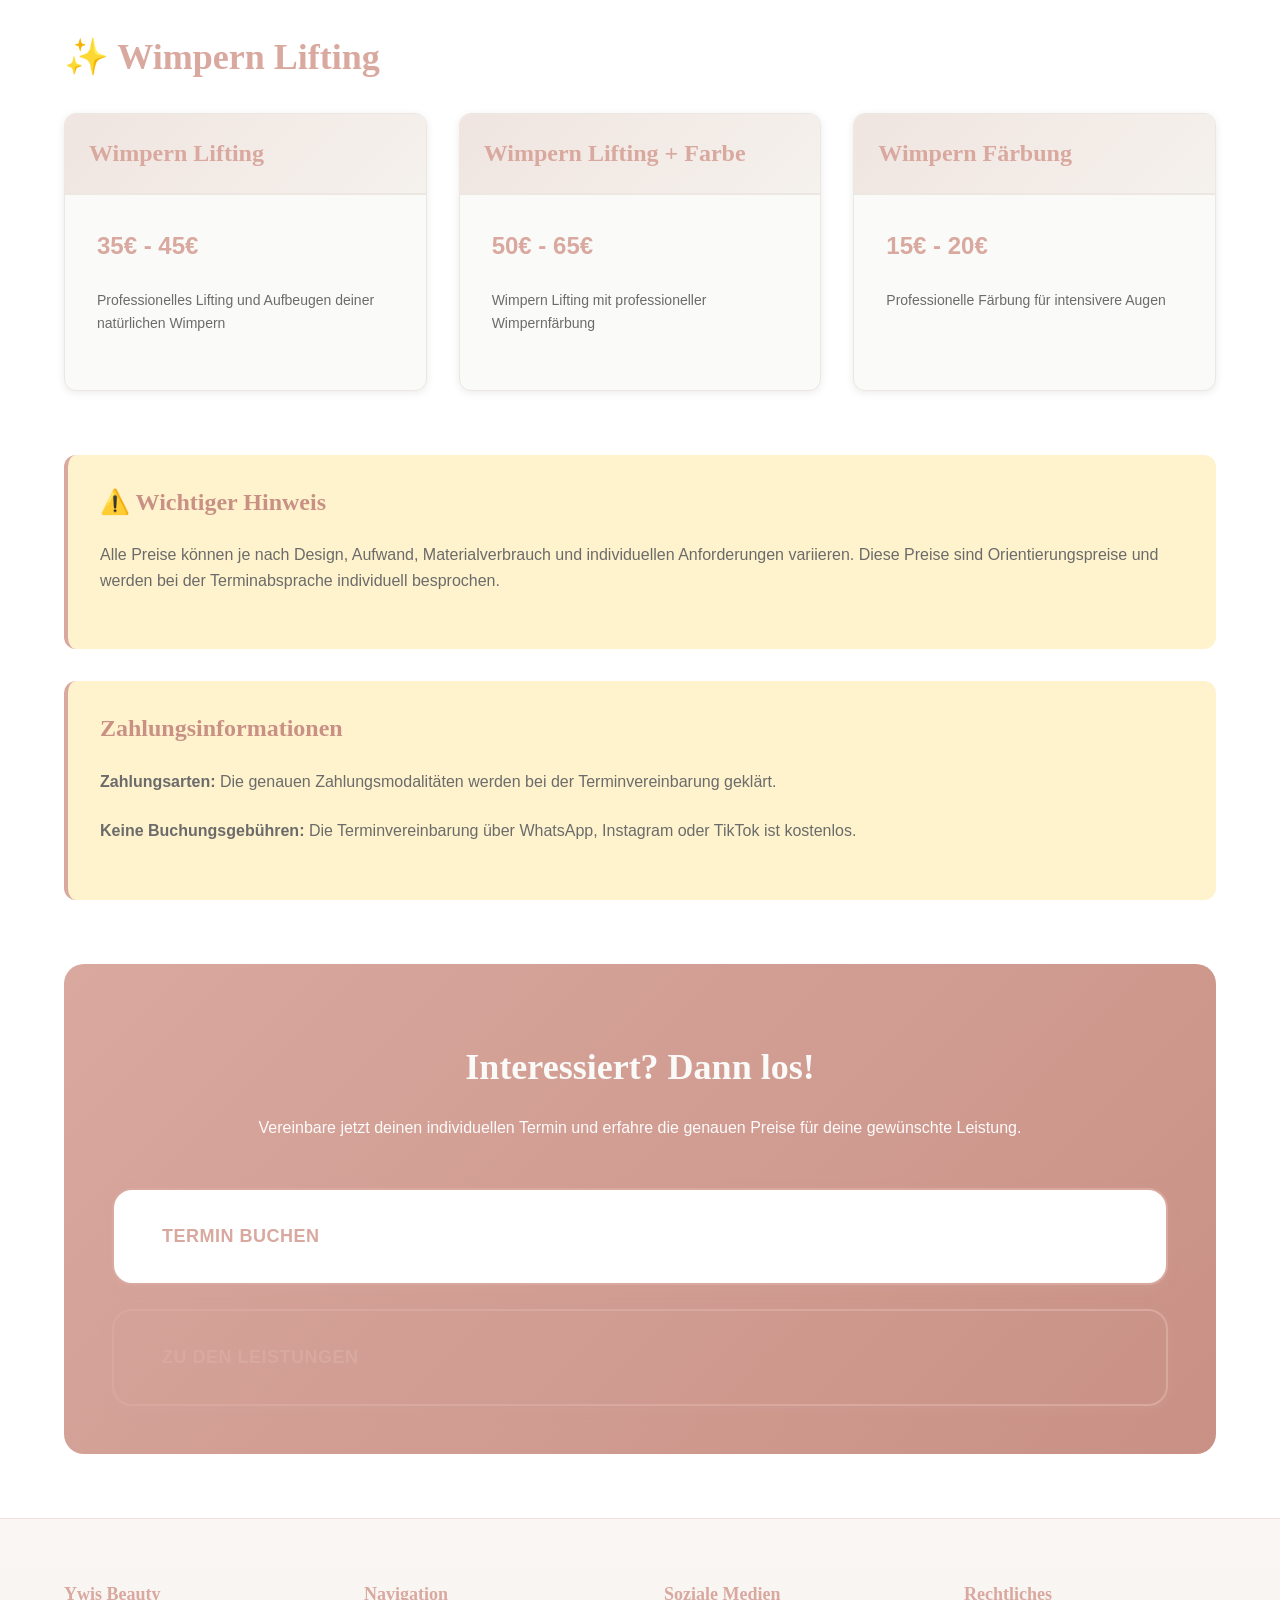
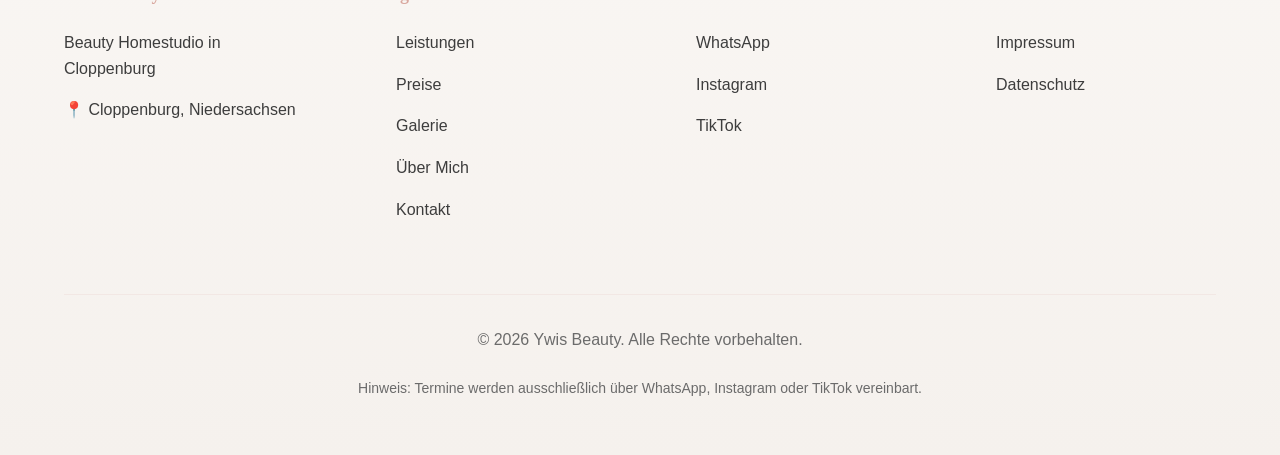
<file: preise.html>
<!DOCTYPE html>
<html lang="de">
<head>
    <meta charset="UTF-8">
    <meta name="viewport" content="width=device-width, initial-scale=1.0">
    <meta name="description" content="Preise - Ywis Beauty Cloppenburg. Transparente Preisgestaltung für Nageldesign und Wimpern Lifting.">
    <meta name="keywords" content="Preise Nageldesign, Preise Wimpern Lifting, Beauty Preise Cloppenburg">
    <meta name="author" content="Ywis Beauty">
    
    <!-- Open Graph Meta Tags -->
    <meta property="og:title" content="Preise - Ywis Beauty">
    <meta property="og:description" content="Transparent und fair - unsere Preise für Nageldesign und Wimpern Lifting">
    <meta property="og:type" content="website">
    <meta property="og:url" content="https://www.ywisbeauty.de/preise.html">
    
    <!-- Canonical URL -->
    <link rel="canonical" href="https://www.ywisbeauty.de/preise.html">
    
    <!-- CSS -->
    <link rel="stylesheet" href="./css/style.css">
    
    <title>Preise - Nageldesign & Wimpern Lifting | Ywis Beauty</title>
</head>
<body>
    <!-- Hero Section mit Banner -->
    <section class="hero">
        <div class="hero-content">
            <img src="./images/banner.jpg" alt="Ywis Beauty - Nageldesign und Wimpern Lifting" class="hero-image">
            <div class="hero-overlay"></div>
        </div>
    </section>

    <!-- Navigation unter dem Banner -->
    <nav class="navbar">
        <div class="container">
            <div class="nav-brand">
                <a href="./index.html" class="logo-link">
                    <img src="./images/logo.png" alt="Ywis Beauty Logo" class="logo">
                </a>
            </div>
            <div class="nav-toggle" id="navToggle">
                <span></span>
                <span></span>
                <span></span>
            </div>
            <ul class="nav-menu" id="navMenu">
                <li><a href="./index.html" class="nav-link">Startseite</a></li>
                <li><a href="./leistungen.html" class="nav-link">Leistungen</a></li>
                <li><a href="./preise.html" class="nav-link active">Preise</a></li>
                <li><a href="./galerie.html" class="nav-link">Galerie</a></li>
                <li><a href="./about.html" class="nav-link">Über Mich</a></li>
                <li><a href="./kontakt.html" class="nav-link">Kontakt</a></li>
            </ul>
        </div>
    </nav>

    <!-- Page Header -->
    <section class="page-header">
        <div class="container">
            <h1>Preise</h1>
            <p>Transparent und fair - unsere Preisgestaltung</p>
        </div>
    </section>

    <!-- Pricing Section -->
    <main class="pricing-section">
        <div class="container">
            <!-- Nageldesign Pricing -->
            <div class="pricing-category">
                <h2>💅 Nageldesign</h2>
                <div class="pricing-table">
                    <div class="pricing-item">
                        <div class="pricing-header">
                            <h3>Neumodellage</h3>
                        </div>
                        <div class="pricing-body">
                            <p class="price">45€ - 65€</p>
                            <p class="description">Vollständige Nagelmodellage mit individueller Gestaltung</p>
                        </div>
                    </div>

                    <div class="pricing-item">
                        <div class="pricing-header">
                            <h3>Auffüllen</h3>
                        </div>
                        <div class="pricing-body">
                            <p class="price">25€ - 40€</p>
                            <p class="description">Auffrischung bestehender Nagelgestaltung</p>
                        </div>
                    </div>

                    <div class="pricing-item">
                        <div class="pricing-header">
                            <h3>French Design</h3>
                        </div>
                        <div class="pricing-body">
                            <p class="price">40€ - 55€</p>
                            <p class="description">Klassische französische Nageloptik</p>
                        </div>
                    </div>

                    <div class="pricing-item">
                        <div class="pricing-header">
                            <h3>Reparatur pro Nagel</h3>
                        </div>
                        <div class="pricing-body">
                            <p class="price">5€ - 8€</p>
                            <p class="description">Schnelle Reparatur einzelner Nägel</p>
                        </div>
                    </div>

                    <div class="pricing-item">
                        <div class="pricing-header">
                            <h3>Kreatives Design</h3>
                        </div>
                        <div class="pricing-body">
                            <p class="price">55€ - 75€</p>
                            <p class="description">Individuelle Designideen und Kunstnägel</p>
                        </div>
                    </div>
                </div>
            </div>

            <!-- Wimpern Pricing -->
            <div class="pricing-category">
                <h2>✨ Wimpern Lifting</h2>
                <div class="pricing-table">
                    <div class="pricing-item">
                        <div class="pricing-header">
                            <h3>Wimpern Lifting</h3>
                        </div>
                        <div class="pricing-body">
                            <p class="price">35€ - 45€</p>
                            <p class="description">Professionelles Lifting und Aufbeugen deiner natürlichen Wimpern</p>
                        </div>
                    </div>

                    <div class="pricing-item">
                        <div class="pricing-header">
                            <h3>Wimpern Lifting + Farbe</h3>
                        </div>
                        <div class="pricing-body">
                            <p class="price">50€ - 65€</p>
                            <p class="description">Wimpern Lifting mit professioneller Wimpernfärbung</p>
                        </div>
                    </div>

                    <div class="pricing-item">
                        <div class="pricing-header">
                            <h3>Wimpern Färbung</h3>
                        </div>
                        <div class="pricing-body">
                            <p class="price">15€ - 20€</p>
                            <p class="description">Professionelle Färbung für intensivere Augen</p>
                        </div>
                    </div>
                </div>
            </div>

            <!-- Price Notice -->
            <div class="price-notice">
                <h3>⚠️ Wichtiger Hinweis</h3>
                <p>Alle Preise können je nach Design, Aufwand, Materialverbrauch und individuellen Anforderungen variieren. Diese Preise sind Orientierungspreise und werden bei der Terminabsprache individuell besprochen.</p>
            </div>

            <!-- Payment Info -->
            <div class="payment-info">
                <h3>Zahlungsinformationen</h3>
                <p><strong>Zahlungsarten:</strong> Die genauen Zahlungsmodalitäten werden bei der Terminvereinbarung geklärt.</p>
                <p><strong>Keine Buchungsgebühren:</strong> Die Terminvereinbarung über WhatsApp, Instagram oder TikTok ist kostenlos.</p>
            </div>

            <!-- CTA Section -->
            <section class="pricing-cta">
                <h2>Interessiert? Dann los!</h2>
                <p>Vereinbare jetzt deinen individuellen Termin und erfahre die genauen Preise für deine gewünschte Leistung.</p>
                <div class="cta-buttons">
                    <a href="https://wa.me/PLACEHOLDER_WHATSAPP?text=Hallo%2C%20ich%20interessiere%20mich%20f%C3%BCr%20eure%20Leistungen%20und%20m%C3%B6chte%20einen%20Termin%20vereinbaren" class="btn btn-primary" target="_blank" rel="noopener noreferrer">
                        Termin buchen
                    </a>
                    <a href="./leistungen.html" class="btn btn-outline">
                        Zu den Leistungen
                    </a>
                </div>
            </section>
        </div>
    </main>

    <!-- Footer -->
    <footer class="footer">
        <div class="container">
            <div class="footer-content">
                <div class="footer-section">
                    <h4>Ywis Beauty</h4>
                    <p>Beauty Homestudio in Cloppenburg</p>
                    <p class="location">📍 Cloppenburg, Niedersachsen</p>
                </div>
                <div class="footer-section">
                    <h4>Navigation</h4>
                    <ul class="footer-links">
                        <li><a href="./leistungen.html">Leistungen</a></li>
                        <li><a href="./preise.html">Preise</a></li>
                        <li><a href="./galerie.html">Galerie</a></li>
                        <li><a href="./about.html">Über Mich</a></li>
                        <li><a href="./kontakt.html">Kontakt</a></li>
                    </ul>
                </div>
                <div class="footer-section">
                    <h4>Soziale Medien</h4>
                    <ul class="social-links">
                        <li><a href="https://wa.me/PLACEHOLDER_WHATSAPP" target="_blank" rel="noopener noreferrer">WhatsApp</a></li>
                        <li><a href="https://instagram.com/PLACEHOLDER_INSTAGRAM" target="_blank" rel="noopener noreferrer">Instagram</a></li>
                        <li><a href="https://www.tiktok.com/@PLACEHOLDER_TIKTOK" target="_blank" rel="noopener noreferrer">TikTok</a></li>
                    </ul>
                </div>
                <div class="footer-section">
                    <h4>Rechtliches</h4>
                    <ul class="footer-links">
                        <li><a href="./impressum.html">Impressum</a></li>
                        <li><a href="./datenschutz.html">Datenschutz</a></li>
                    </ul>
                </div>
            </div>
            <div class="footer-bottom">
                <p>&copy; 2026 Ywis Beauty. Alle Rechte vorbehalten.</p>
                <p class="footer-note">Hinweis: Termine werden ausschließlich über WhatsApp, Instagram oder TikTok vereinbart.</p>
            </div>
        </div>
    </footer>

    <!-- JavaScript -->
    <script src="./js/script.js"></script>
</body>
</html>
</file>
<file: css/style.css>
/* ========================================
   YWIS BEAUTY - CSS STYLING
   Modern, Elegant & Feminine Design
   Mobile First - Responsive
   ======================================== */

/* ========================================
   1. ROOT VARIABLES & TYPOGRAPHY
   ======================================== */

:root {
    /* Colors - Marmor-Optik mit dezent Pink */
    --primary-color: #d9a89f;      /* Dezentes Rosé */
    --primary-dark: #c99185;       /* Mittleres Rosé */
    --primary-light: #f0e5e0;      /* Sehr helles Creme-Rosé */
    --secondary-color: #f5f1ed;    /* Marmor-Weiß */
    --text-dark: #3d3d3d;          /* Dunkles Grau für bessere Lesbarkeit */
    --text-light: #6b6b6b;         /* Mittleres Grau */
    --white: #fafaf8;              /* Cremeweiß */
    --accent-color: #d9a89f;       /* Rosé-Akzent */
    --border-color: #ede7e2;       /* Sehr heller Border */
    
    /* Spacing */
    --spacing-xs: 0.5rem;          /* 8px */
    --spacing-sm: 1rem;            /* 16px */
    --spacing-md: 1.5rem;          /* 24px */
    --spacing-lg: 2rem;            /* 32px */
    --spacing-xl: 3rem;            /* 48px */
    --spacing-xxl: 4rem;           /* 64px */
    
    /* Typography */
    --font-main: 'Segoe UI', Tahoma, Geneva, Verdana, sans-serif;
    --font-heading: 'Georgia', 'Garamond', serif;
    --font-size-base: 16px;
    --font-size-sm: 14px;
    --font-size-lg: 18px;
    --font-size-xl: 24px;
    --font-size-xxl: 36px;
    --font-size-xxxl: 48px;
    
    /* Border & Shadows */
    --border-radius: 12px;
    --border-radius-large: 20px;
    --shadow-light: 0 2px 8px rgba(0, 0, 0, 0.08);
    --shadow-medium: 0 4px 12px rgba(0, 0, 0, 0.12);
    --shadow-heavy: 0 8px 24px rgba(0, 0, 0, 0.16);
    
    /* Transitions */
    --transition: all 0.3s ease;
    --transition-fast: all 0.15s ease;
    --transition-slow: all 0.5s ease;
}

/* ========================================
   2. RESET & BASE STYLES
   ======================================== */

* {
    margin: 0;
    padding: 0;
    box-sizing: border-box;
}

html {
    scroll-behavior: smooth;
    font-size: var(--font-size-base);
}

body {
    font-family: var(--font-main);
    color: var(--text-dark);
    background: linear-gradient(135deg, #fafaf8 0%, #f9f6f3 25%, #faf8f5 50%, #f9f6f3 75%, #fafaf8 100%);
    background-attachment: fixed;
    line-height: 1.6;
    -webkit-font-smoothing: antialiased;
    -moz-osx-font-smoothing: grayscale;
}

/* Remove focus outline for mouse users, but keep for keyboard */
:focus-visible {
    outline: 2px solid var(--primary-color);
    outline-offset: 2px;
}

/* ========================================
   3. TYPOGRAPHY
   ======================================== */

h1, h2, h3, h4, h5, h6 {
    font-family: var(--font-heading);
    color: var(--text-dark);
    margin-bottom: var(--spacing-md);
    font-weight: 600;
    line-height: 1.3;
}

h1 {
    font-size: var(--font-size-xxxl);
    letter-spacing: -0.5px;
}

h2 {
    font-size: var(--font-size-xxl);
    margin-top: var(--spacing-lg);
}

h3 {
    font-size: var(--font-size-xl);
}

p {
    margin-bottom: var(--spacing-md);
    color: var(--text-light);
}

a {
    color: var(--primary-color);
    text-decoration: none;
    transition: var(--transition);
}

a:hover {
    color: var(--primary-dark);
}

ul, ol {
    margin-left: var(--spacing-lg);
    margin-bottom: var(--spacing-md);
}

li {
    margin-bottom: var(--spacing-sm);
    color: var(--text-light);
}

/* ========================================
   4. CONTAINER & LAYOUT
   ======================================== */

.container {
    width: 100%;
    max-width: 1200px;
    margin: 0 auto;
    padding: 0 var(--spacing-md);
}

/* ========================================
   5. NAVIGATION BAR
   ======================================== */

.navbar {
    background: linear-gradient(180deg, #f9f6f3 0%, #f5f1ed 100%);
    box-shadow: 0 2px 6px rgba(217, 168, 159, 0.08);
    position: sticky;
    top: 0;
    z-index: 1000;
}

.navbar .container {
    display: flex;
    justify-content: space-between;
    align-items: center;
    padding: var(--spacing-sm) var(--spacing-md);
}

.nav-brand {
    flex-shrink: 0;
}

.logo {
    height: 40px;
    width: auto;
    object-fit: contain;
}

.nav-menu {
    display: flex;
    list-style: none;
    gap: var(--spacing-lg);
    align-items: center;
}

.nav-link {
    color: var(--text-dark);
    font-size: var(--font-size-sm);
    font-weight: 500;
    text-transform: uppercase;
    letter-spacing: 0.5px;
    position: relative;
    transition: var(--transition);
}

.nav-link:hover,
.nav-link.active {
    color: var(--primary-color);
}

.nav-link::after {
    content: '';
    position: absolute;
    bottom: -4px;
    left: 0;
    width: 0;
    height: 2px;
    background-color: var(--primary-color);
    transition: var(--transition);
}

.nav-link:hover::after,
.nav-link.active::after {
    width: 100%;
}

/* Mobile Menu Toggle */
.nav-toggle {
    display: none;
    flex-direction: column;
    cursor: pointer;
    gap: 5px;
}

.nav-toggle span {
    width: 25px;
    height: 3px;
    background-color: var(--text-dark);
    border-radius: 2px;
    transition: var(--transition);
}

/* ========================================
   6. HERO SECTION
   ======================================== */

.hero {
    position: relative;
    overflow: hidden;
    height: 400px;
    display: flex;
    align-items: center;
    justify-content: center;
}

.hero-content {
    position: relative;
    width: 100%;
    height: 100%;
    display: flex;
    align-items: center;
    justify-content: center;
}

.hero-image {
    position: absolute;
    width: 100%;
    height: 100%;
    object-fit: cover;
    z-index: 1;
}

.hero-overlay {
    position: absolute;
    top: 0;
    left: 0;
    right: 0;
    bottom: 0;
    background: linear-gradient(135deg, 
        rgba(217, 168, 159, 0.4) 0%, 
        rgba(217, 168, 159, 0.3) 100%);
    z-index: 2;
}

/* ========================================
   6B. CTA SECTION
   ======================================== */

.cta-section {
    padding: var(--spacing-xxl) var(--spacing-md);
    background: linear-gradient(135deg, #f5f1ed 0%, #ede7e2 100%);
    text-align: center;
    border-top: 2px solid rgba(217, 168, 159, 0.3);
}

.cta-content {
    max-width: 700px;
    margin: 0 auto;
}

.cta-content h1 {
    color: #ffffff;
    font-size: clamp(2.8rem, 8vw, 4.5rem);
    margin-bottom: var(--spacing-md);
    font-weight: 700;
    letter-spacing: -1px;
    text-shadow: 0 2px 8px rgba(0, 0, 0, 0.15);
}

.cta-section .hero-subtitle {
    color: #3d3d3d;
    font-size: var(--font-size-lg);
    margin-bottom: var(--spacing-md);
    font-weight: 500;
}

.cta-section .hero-description {
    color: #3d3d3d;
    font-size: var(--font-size-base);
    margin-bottom: var(--spacing-lg);
    line-height: 1.8;
}

/* ========================================
   7. BUTTONS & CTAs
   ======================================== */

.btn {
    display: inline-flex;
    align-items: center;
    gap: var(--spacing-sm);
    padding: var(--spacing-md) var(--spacing-lg);
    font-size: var(--font-size-base);
    font-weight: 600;
    text-align: center;
    border: none;
    border-radius: var(--border-radius);
    cursor: pointer;
    transition: var(--transition);
    text-transform: uppercase;
    letter-spacing: 0.5px;
}

.btn-primary {
    background-color: var(--primary-color);
    color: #ffffff;
    font-weight: 600;
}

.btn-primary:hover {
    background-color: #c99185;
    box-shadow: 0 4px 12px rgba(217, 168, 159, 0.3);
    transform: translateY(-2px);
    box-shadow: var(--shadow-medium);
}

.btn-secondary {
    background-color: transparent;
    color: var(--primary-color);
    border: 2px solid var(--primary-color);
    font-weight: 600;
}

.btn-secondary:hover {
    background-color: var(--primary-color);
    color: #ffffff;
    box-shadow: 0 4px 12px rgba(217, 168, 159, 0.3);
}

.btn-outline {
    background-color: transparent;
    color: var(--primary-color);
    border: 2px solid var(--primary-color);
}

.btn-outline:hover {
    background-color: var(--primary-color);
    color: var(--white);
}

.btn-lg {
    padding: var(--spacing-lg) var(--spacing-xl);
    font-size: var(--font-size-lg);
}

.btn-icon {
    font-size: 1.2em;
}

.cta-buttons {
    display: flex;
    flex-direction: column;
    gap: var(--spacing-md);
    margin-top: var(--spacing-xl);
}

.cta-buttons .btn {
    padding: var(--spacing-lg) var(--spacing-xl);
    font-size: var(--font-size-lg);
    border-radius: 20px;
    box-shadow: 0 4px 12px rgba(217, 168, 159, 0.2);
    transition: all 0.3s ease;
}

.cta-buttons .btn-primary {
    background-color: #ffffff;
    color: #d9a89f;
    border: 2px solid #d9a89f;
    font-weight: 700;
}

.cta-buttons .btn-primary:hover {
    background-color: #d9a89f;
    color: #ffffff;
    box-shadow: 0 8px 20px rgba(217, 168, 159, 0.4);
    transform: translateY(-4px);
}

.cta-buttons .btn-secondary {
    background-color: #ffffff;
    color: #d9a89f;
    border: 2px solid #d9a89f;
    font-weight: 700;
}

.cta-buttons .btn-secondary:hover {
    background-color: #d9a89f;
    color: #ffffff;
    box-shadow: 0 8px 20px rgba(217, 168, 159, 0.4);
    transform: translateY(-4px);
}

.cta-buttons-large {
    flex-direction: row;
    flex-wrap: wrap;
    justify-content: center;
    gap: var(--spacing-lg);
}

/* ========================================
   8. SECTIONS & CARDS
   ======================================== */

.page-header {
    padding: var(--spacing-xxl) 0;
    text-align: center;
    background: linear-gradient(135deg, #faf8f6 0%, #f5f0e8 100%);
    margin-bottom: var(--spacing-xxl);
}

.page-header h1 {
    margin-bottom: var(--spacing-md);
}

.page-header p {
    font-size: var(--font-size-lg);
    color: var(--primary-color);
}

.services-preview {
    padding: var(--spacing-xxl) 0;
    background: linear-gradient(135deg, #fafaf8 0%, #f9f6f3 100%);
}

.services-preview h2 {
    text-align: center;
    margin-bottom: var(--spacing-xxl);
}

.services-grid {
    display: grid;
    grid-template-columns: repeat(auto-fit, minmax(280px, 1fr));
    gap: var(--spacing-xl);
    margin-bottom: var(--spacing-xxl);
}

.service-card {
    background: linear-gradient(135deg, #fafaf8 0%, #f9f6f3 100%);
    border: 1px solid var(--border-color);
    border-radius: var(--border-radius);
    padding: var(--spacing-lg);
    text-align: center;
    transition: var(--transition);
    box-shadow: var(--shadow-light);
}

.service-card:hover {
    transform: translateY(-8px);
    box-shadow: var(--shadow-medium);
    border-color: var(--primary-color);
}

.service-icon {
    font-size: 3rem;
    margin-bottom: var(--spacing-md);
}

.service-card h3 {
    color: var(--primary-color);
    margin-bottom: var(--spacing-md);
}

.service-card p {
    color: #3d3d3d;
    margin-bottom: var(--spacing-md);
    font-weight: 500;
}

.link-arrow {
    color: var(--primary-color);
    font-weight: 600;
}

/* ========================================
   9. TRUST SECTION
   ======================================== */

.trust-section {
    padding: var(--spacing-xxl) 0;
    background: linear-gradient(135deg, #f9f6f3 0%, #f5f1ed 100%);
}

.trust-section h2 {
    text-align: center;
    margin-bottom: var(--spacing-xxl);
}

.trust-grid {
    display: grid;
    grid-template-columns: repeat(auto-fit, minmax(240px, 1fr));
    gap: var(--spacing-lg);
}

.trust-card {
    background: var(--white);
    padding: var(--spacing-lg);
    border-radius: var(--border-radius);
    text-align: center;
    box-shadow: var(--shadow-light);
    transition: var(--transition);
}

.trust-card:hover {
    transform: translateY(-4px);
    box-shadow: var(--shadow-medium);
}

.trust-icon {
    font-size: 2.5rem;
    margin-bottom: var(--spacing-md);
}

.trust-card h3 {
    color: var(--primary-color);
    margin-bottom: var(--spacing-sm);
}

/* ========================================
   10. CTA SECTION
   ======================================== */

.cta-section {
    padding: var(--spacing-xxl) 0;
    background: linear-gradient(135deg, var(--primary-color) 0%, var(--primary-dark) 100%);
    color: var(--white);
    text-align: center;
}

.cta-section h2 {
    color: var(--white);
    margin-bottom: var(--spacing-md);
}

.cta-section p {
    color: rgba(255, 255, 255, 0.95);
    font-size: var(--font-size-lg);
    margin-bottom: var(--spacing-lg);
}

/* ========================================
   11. FOOTER
   ======================================== */

.footer {
    background: linear-gradient(180deg, #f9f6f3 0%, #f5f1ed 100%);
    color: #3d3d3d;                /* Dunkler Text fuer bessere Lesbarkeit */
    padding: var(--spacing-xxl) 0 var(--spacing-lg);
    border-top: 1px solid rgba(217, 168, 159, 0.2);
}

.footer-content {
    display: grid;
    grid-template-columns: repeat(auto-fit, minmax(220px, 1fr));
    gap: var(--spacing-xl);
    margin-bottom: var(--spacing-xl);
}

.footer-section h4 {
    color: #d9a89f;                /* Rosé */
    margin-bottom: var(--spacing-md);
    font-size: var(--font-size-lg);
    font-weight: 600;
}

.footer-section p {
    color: #3d3d3d;                /* Dunkler Text */
    margin-bottom: var(--spacing-sm);
}

.location {
    color: #3d3d3d;                /* Dunkler Text */
    font-weight: 500;
}

.footer-links,
.social-links {
    list-style: none;
}

.footer-links li,
.social-links li {
    margin-bottom: var(--spacing-sm);
}

.footer-links a,
.social-links a {
    color: #3d3d3d;                /* Dunkler Text */
    transition: var(--transition);
    font-weight: 500;
}

.footer-links a:hover,
.social-links a:hover {
    color: #d9a89f;                /* Rosé beim hover */
}

.footer-bottom {
    padding-top: var(--spacing-lg);
    border-top: 1px solid rgba(217, 168, 159, 0.15);
    text-align: center;
    color: #3d3d3d;                /* Dunkler Text */
    font-weight: 500;
}

.footer-note {
    font-size: var(--font-size-sm);
    margin-top: var(--spacing-md);
}

/* ========================================
   12. SERVICE SECTION (Detail Page)
   ======================================== */

.services-detail {
    padding: var(--spacing-xxl) 0;
}

.service-section {
    margin-bottom: var(--spacing-xxl);
    padding-bottom: var(--spacing-xl);
}

.service-content {
    display: grid;
    grid-template-columns: 1fr 1fr;
    gap: var(--spacing-xl);
    align-items: center;
}

.service-text h2 {
    color: var(--primary-color);
    margin-bottom: var(--spacing-lg);
}

.service-intro {
    font-size: var(--font-size-lg);
    color: var(--text-dark);
    margin-bottom: var(--spacing-lg);
    font-style: italic;
}

.service-list,
.benefits-list {
    list-style: none;
    margin-left: 0;
}

.service-list li,
.benefits-list li {
    padding-left: var(--spacing-lg);
    margin-bottom: var(--spacing-md);
    position: relative;
}

.service-list li::before,
.benefits-list li::before {
    content: '→';
    position: absolute;
    left: 0;
    color: var(--primary-color);
    font-weight: bold;
}

.benefits-list li::before {
    content: '✓';
    color: var(--accent-color);
}

.service-image {
    text-align: center;
}

.service-img {
    width: 100%;
    max-height: 400px;
    object-fit: cover;
    border-radius: var(--border-radius-large);
    box-shadow: var(--shadow-medium);
}

.service-cta {
    text-align: center;
    padding: var(--spacing-xl);
    background: linear-gradient(135deg, #faf8f6 0%, #f5f0e8 100%);
    border-radius: var(--border-radius-large);
    margin-top: var(--spacing-xxl);
}

/* ========================================
   13. PRICING PAGE
   ======================================== */

.pricing-section {
    padding: var(--spacing-xxl) 0;
}

.pricing-category {
    margin-bottom: var(--spacing-xxl);
}

.pricing-category h2 {
    color: var(--primary-color);
    margin-bottom: var(--spacing-lg);
}

.pricing-table {
    display: grid;
    grid-template-columns: repeat(auto-fit, minmax(280px, 1fr));
    gap: var(--spacing-lg);
    margin-bottom: var(--spacing-xl);
}

.pricing-item {
    background: var(--white);
    border: 1px solid var(--border-color);
    border-radius: var(--border-radius);
    overflow: hidden;
    transition: var(--transition);
    box-shadow: var(--shadow-light);
}

.pricing-item:hover {
    transform: translateY(-4px);
    box-shadow: var(--shadow-medium);
    border-color: var(--primary-color);
}

.pricing-header {
    background: linear-gradient(135deg, var(--primary-light) 0%, var(--secondary-color) 100%);
    padding: var(--spacing-md);
    border-bottom: 2px solid var(--border-color);
}

.pricing-header h3 {
    color: var(--primary-color);
    margin-bottom: 0;
}

.pricing-body {
    padding: var(--spacing-lg);
}

.price {
    font-size: var(--font-size-xl);
    color: var(--primary-color);
    font-weight: bold;
    margin-bottom: var(--spacing-md);
}

.description {
    color: var(--text-light);
    font-size: var(--font-size-sm);
}

.price-notice,
.payment-info {
    background: #fff3cd;
    border-left: 4px solid var(--accent-color);
    padding: var(--spacing-lg);
    margin-bottom: var(--spacing-lg);
    border-radius: var(--border-radius);
}

.price-notice h3,
.payment-info h3 {
    color: var(--primary-dark);
    margin-bottom: var(--spacing-md);
}

.pricing-cta {
    text-align: center;
    padding: var(--spacing-xl);
    background: linear-gradient(135deg, var(--primary-color) 0%, var(--primary-dark) 100%);
    color: var(--white);
    border-radius: var(--border-radius-large);
    margin-top: var(--spacing-xxl);
}

.pricing-cta h2 {
    color: var(--white);
}

.pricing-cta p {
    color: rgba(255, 255, 255, 0.95);
}

/* ========================================
   14. GALLERY PAGE
   ======================================== */

.gallery-section {
    padding: var(--spacing-xxl) 0;
}

.gallery-filters {
    display: flex;
    justify-content: center;
    gap: var(--spacing-md);
    margin-bottom: var(--spacing-xxl);
    flex-wrap: wrap;
}

.filter-btn {
    padding: var(--spacing-sm) var(--spacing-lg);
    background: var(--secondary-color);
    color: var(--primary-color);
    border: 2px solid var(--primary-color);
    border-radius: var(--border-radius);
    cursor: pointer;
    transition: var(--transition);
    font-weight: 600;
}

.filter-btn:hover,
.filter-btn.active {
    background: var(--primary-color);
    color: var(--white);
}

.gallery-category-title {
    text-align: center;
    color: var(--primary-color);
    margin: var(--spacing-xl) 0 var(--spacing-lg);
    font-size: var(--font-size-xl);
}

.gallery-grid {
    display: grid;
    grid-template-columns: repeat(auto-fill, minmax(280px, 1fr));
    gap: var(--spacing-lg);
    margin-bottom: var(--spacing-xxl);
}

.gallery-item {
    border-radius: var(--border-radius-large);
    overflow: hidden;
    box-shadow: var(--shadow-light);
    transition: var(--transition);
    cursor: pointer;
}

.gallery-item:hover {
    transform: scale(1.05);
    box-shadow: var(--shadow-medium);
}

.gallery-item-inner {
    position: relative;
    width: 100%;
    padding-bottom: 100%;
    overflow: hidden;
}

.gallery-img {
    position: absolute;
    top: 0;
    left: 0;
    width: 100%;
    height: 100%;
    object-fit: cover;
    transition: var(--transition);
}

.gallery-item:hover .gallery-img {
    transform: scale(1.1);
}

.gallery-overlay {
    position: absolute;
    top: 0;
    left: 0;
    right: 0;
    bottom: 0;
    background: linear-gradient(135deg, 
        rgba(201, 165, 160, 0.8) 0%, 
        rgba(166, 125, 119, 0.9) 100%);
    display: flex;
    flex-direction: column;
    justify-content: flex-end;
    padding: var(--spacing-lg);
    color: var(--white);
    opacity: 0;
    transition: var(--transition);
}

.gallery-item:hover .gallery-overlay {
    opacity: 1;
}

.gallery-overlay h3 {
    color: var(--white);
    margin-bottom: var(--spacing-sm);
}

.gallery-overlay p {
    color: rgba(255, 255, 255, 0.9);
    margin-bottom: 0;
}

.gallery-cta,
.instagram-section {
    text-align: center;
    padding: var(--spacing-xl);
    background: linear-gradient(135deg, #faf8f6 0%, #f5f0e8 100%);
    border-radius: var(--border-radius-large);
    margin-top: var(--spacing-xl);
}

.instagram-section {
    margin-top: var(--spacing-lg);
}

/* ========================================
   15. ABOUT PAGE
   ======================================== */

.about-section {
    padding: var(--spacing-xxl) 0;
}

.about-intro {
    display: grid;
    grid-template-columns: 1fr 1fr;
    gap: var(--spacing-xl);
    align-items: center;
    margin-bottom: var(--spacing-xxl);
}

.about-intro h2 {
    color: var(--primary-color);
}

.about-img {
    width: 100%;
    border-radius: var(--border-radius-large);
    box-shadow: var(--shadow-medium);
}

.about-concept {
    margin-bottom: var(--spacing-xxl);
}

.about-concept h2 {
    color: var(--primary-color);
    margin-bottom: var(--spacing-lg);
}

.concept-grid {
    display: grid;
    grid-template-columns: repeat(auto-fit, minmax(240px, 1fr));
    gap: var(--spacing-lg);
    margin-top: var(--spacing-lg);
}

.concept-card {
    background: var(--white);
    padding: var(--spacing-lg);
    border-radius: var(--border-radius);
    border: 1px solid var(--border-color);
    text-align: center;
    transition: var(--transition);
}

.concept-card:hover {
    transform: translateY(-4px);
    box-shadow: var(--shadow-medium);
    border-color: var(--primary-color);
}

.concept-icon {
    font-size: 2.5rem;
    margin-bottom: var(--spacing-md);
}

.concept-card h3 {
    color: var(--primary-color);
}

.about-values {
    margin-bottom: var(--spacing-xxl);
}

.about-values h2 {
    color: var(--primary-color);
    text-align: center;
    margin-bottom: var(--spacing-xl);
}

.value-item {
    background: var(--secondary-color);
    padding: var(--spacing-lg);
    border-radius: var(--border-radius);
    margin-bottom: var(--spacing-lg);
    border-left: 4px solid var(--primary-color);
}

.value-item h3 {
    color: var(--primary-color);
    margin-bottom: var(--spacing-md);
}

.about-testimonials {
    margin-bottom: var(--spacing-xxl);
}

.about-testimonials h2 {
    text-align: center;
    color: var(--primary-color);
    margin-bottom: var(--spacing-lg);
}

.testimonials-grid {
    display: grid;
    grid-template-columns: repeat(auto-fit, minmax(280px, 1fr));
    gap: var(--spacing-lg);
}

.testimonial-card {
    background: var(--white);
    padding: var(--spacing-lg);
    border-radius: var(--border-radius);
    border: 1px solid var(--border-color);
    box-shadow: var(--shadow-light);
    transition: var(--transition);
}

.testimonial-card:hover {
    box-shadow: var(--shadow-medium);
    transform: translateY(-2px);
}

.testimonial-text p {
    font-style: italic;
    color: var(--text-dark);
    margin-bottom: var(--spacing-md);
}

.testimonial-author p {
    margin-bottom: var(--spacing-xs);
}

.testimonial-service {
    color: var(--primary-color);
    font-size: var(--font-size-sm);
}

.about-cta {
    text-align: center;
    padding: var(--spacing-xl);
    background: linear-gradient(135deg, var(--primary-color) 0%, var(--primary-dark) 100%);
    color: var(--white);
    border-radius: var(--border-radius-large);
    margin-top: var(--spacing-xl);
}

.about-cta h2 {
    color: var(--white);
}

/* ========================================
   16. CONTACT PAGE
   ======================================== */

.contact-section {
    padding: var(--spacing-xxl) 0;
}

.contact-notice {
    background: #e7f3ff;
    border-left: 4px solid var(--primary-color);
    padding: var(--spacing-lg);
    border-radius: var(--border-radius);
    margin-bottom: var(--spacing-xxl);
    text-align: center;
}

.contact-notice h2 {
    color: var(--primary-color);
}

.contact-notice p {
    color: var(--text-dark);
    margin-bottom: var(--spacing-sm);
}

.contact-methods {
    margin-bottom: var(--spacing-xxl);
}

.contact-methods h2 {
    text-align: center;
    color: var(--primary-color);
    margin-bottom: var(--spacing-xl);
}

.contact-grid {
    display: grid;
    grid-template-columns: repeat(auto-fit, minmax(280px, 1fr));
    gap: var(--spacing-lg);
}

.contact-card {
    background: var(--white);
    padding: var(--spacing-lg);
    border-radius: var(--border-radius);
    border: 1px solid var(--border-color);
    text-align: center;
    transition: var(--transition);
    box-shadow: var(--shadow-light);
}

.contact-card:hover {
    transform: translateY(-4px);
    box-shadow: var(--shadow-medium);
    border-color: var(--primary-color);
}

.contact-icon {
    font-size: 3rem;
    margin-bottom: var(--spacing-md);
}

.contact-detail {
    font-size: var(--font-size-sm);
    color: var(--primary-color);
    margin-top: var(--spacing-md);
}

.location-info {
    background: var(--secondary-color);
    padding: var(--spacing-xl);
    border-radius: var(--border-radius-large);
    margin-bottom: var(--spacing-xxl);
}

.location-info h2 {
    color: var(--primary-color);
    text-align: center;
}

.location-text {
    text-align: center;
}

.location-note {
    font-size: var(--font-size-sm);
    color: var(--text-light);
    margin-top: var(--spacing-md);
    font-style: italic;
}

.contact-process {
    margin-bottom: var(--spacing-xxl);
}

.contact-process h2 {
    text-align: center;
    color: var(--primary-color);
    margin-bottom: var(--spacing-xl);
}

.process-steps {
    display: grid;
    grid-template-columns: repeat(auto-fit, minmax(200px, 1fr));
    gap: var(--spacing-lg);
}

.process-step {
    text-align: center;
    padding: var(--spacing-lg);
    background: var(--white);
    border: 1px solid var(--border-color);
    border-radius: var(--border-radius);
}

.step-number {
    display: inline-flex;
    align-items: center;
    justify-content: center;
    width: 50px;
    height: 50px;
    background: var(--primary-color);
    color: var(--white);
    border-radius: 50%;
    font-size: var(--font-size-xl);
    font-weight: bold;
    margin-bottom: var(--spacing-md);
}

.contact-faq {
    margin-bottom: var(--spacing-xxl);
}

.contact-faq h2 {
    text-align: center;
    color: var(--primary-color);
    margin-bottom: var(--spacing-xl);
}

.faq-item {
    background: var(--white);
    padding: var(--spacing-lg);
    border-left: 4px solid var(--primary-color);
    border-radius: var(--border-radius);
    margin-bottom: var(--spacing-lg);
}

.faq-item h3 {
    color: var(--primary-color);
    margin-bottom: var(--spacing-md);
}

.contact-final-cta {
    text-align: center;
    padding: var(--spacing-xl);
    background: linear-gradient(135deg, var(--primary-color) 0%, var(--primary-dark) 100%);
    color: var(--white);
    border-radius: var(--border-radius-large);
}

.contact-final-cta h2 {
    color: var(--white);
}

.contact-final-cta p {
    color: rgba(255, 255, 255, 0.95);
}

/* ========================================
   17. LEGAL PAGES (Impressum, Datenschutz)
   ======================================== */

.legal-section {
    padding: var(--spacing-xxl) 0;
}

.legal-content {
    max-width: 900px;
    margin: 0 auto;
}

.legal-content h2 {
    color: var(--primary-color);
    margin-top: var(--spacing-xl);
    margin-bottom: var(--spacing-md);
}

.legal-content h3 {
    color: var(--text-dark);
    margin-top: var(--spacing-lg);
    margin-bottom: var(--spacing-sm);
}

.last-updated {
    text-align: center;
    font-size: var(--font-size-sm);
    color: var(--text-light);
    margin-top: var(--spacing-xl);
    padding-top: var(--spacing-lg);
    border-top: 1px solid var(--border-color);
}

/* ========================================
   18. ANIMATIONS
   ======================================== */

@keyframes fadeInUp {
    from {
        opacity: 0;
        transform: translateY(30px);
    }
    to {
        opacity: 1;
        transform: translateY(0);
    }
}

.fade-in-up {
    animation: fadeInUp 0.6s ease forwards;
}

.fade-in-up:nth-child(1) { animation-delay: 0.1s; }
.fade-in-up:nth-child(2) { animation-delay: 0.2s; }
.fade-in-up:nth-child(3) { animation-delay: 0.3s; }

/* ========================================
   19. RESPONSIVE DESIGN - TABLET
   ======================================== */

@media (max-width: 768px) {
    :root {
        --font-size-base: 15px;
        --spacing-md: 1.2rem;
        --spacing-lg: 1.5rem;
    }
    
    .nav-menu {
        gap: var(--spacing-md);
    }
    
    .nav-link {
        font-size: var(--font-size-sm);
    }
    
    h1 {
        font-size: 2rem;
    }
    
    h2 {
        font-size: 1.75rem;
    }
    
    .hero-text h1 {
        font-size: 2.2rem;
    }
    
    .service-content,
    .about-intro {
        grid-template-columns: 1fr;
        gap: var(--spacing-lg);
    }
    
    .cta-buttons-large {
        flex-direction: column;
    }
    
    .btn {
        width: 100%;
    }
    
    .gallery-grid {
        grid-template-columns: repeat(auto-fill, minmax(200px, 1fr));
    }
}

/* ========================================
   20. RESPONSIVE DESIGN - MOBILE
   ======================================== */

@media (max-width: 480px) {
    :root {
        --font-size-base: 14px;
        --spacing-md: 1rem;
        --spacing-lg: 1.2rem;
        --spacing-xl: 1.5rem;
        --spacing-xxl: 2rem;
    }
    
    .container {
        padding: 0 var(--spacing-sm);
    }
    
    .nav-menu {
        display: none;
    }
    
    .nav-toggle {
        display: flex;
    }
    
    .nav-menu.active {
        display: flex;
        flex-direction: column;
        position: absolute;
        top: 100%;
        left: 0;
        right: 0;
        background: var(--white);
        box-shadow: var(--shadow-medium);
        padding: var(--spacing-lg);
        gap: var(--spacing-sm);
    }
    
    h1 {
        font-size: 1.75rem;
    }
    
    h2 {
        font-size: 1.4rem;
    }
    
    h3 {
        font-size: 1.1rem;
    }
    
    .hero-text {
        padding: var(--spacing-md);
    }
    
    .hero-text h1 {
        font-size: 1.8rem;
    }
    
    .hero-subtitle,
    .hero-description {
        font-size: var(--font-size-sm);
    }
    
    .cta-buttons {
        gap: var(--spacing-sm);
    }
    
    .btn {
        padding: var(--spacing-md) var(--spacing-lg);
        font-size: var(--font-size-sm);
        width: 100%;
    }
    
    .services-grid,
    .trust-grid,
    .concept-grid,
    .testimonials-grid,
    .contact-grid,
    .process-steps {
        grid-template-columns: 1fr;
    }
    
    .page-header {
        padding: var(--spacing-lg) 0;
    }
    
    .page-header h1 {
        font-size: 1.5rem;
    }
    
    .gallery-filters {
        gap: var(--spacing-sm);
    }
    
    .filter-btn {
        padding: var(--spacing-sm) var(--spacing-md);
        font-size: var(--font-size-sm);
    }
    
    .gallery-grid {
        grid-template-columns: repeat(auto-fill, minmax(150px, 1fr));
    }
    
    .footer-content {
        grid-template-columns: 1fr;
    }
}

/* ========================================
   21. PRINT STYLES
   ======================================== */

@media print {
    .navbar,
    .footer,
    .cta-buttons,
    .btn {
        display: none;
    }
    
    body {
        background: white;
        color: black;
    }
    
    a {
        text-decoration: underline;
    }
}

/* ========================================
   22. ACCESSIBILITY
   ======================================== */

@media (prefers-reduced-motion: reduce) {
    * {
        animation-duration: 0.01ms !important;
        animation-iteration-count: 1 !important;
        transition-duration: 0.01ms !important;
    }
}

@media (prefers-color-scheme: dark) {
    body {
        background-color: #1a1a1a;
        color: #e0e0e0;
    }
    
    .navbar,
    .service-card,
    .contact-card,
    .concept-card {
        background-color: #242424;
        border-color: #404040;
    }
}
</file>
